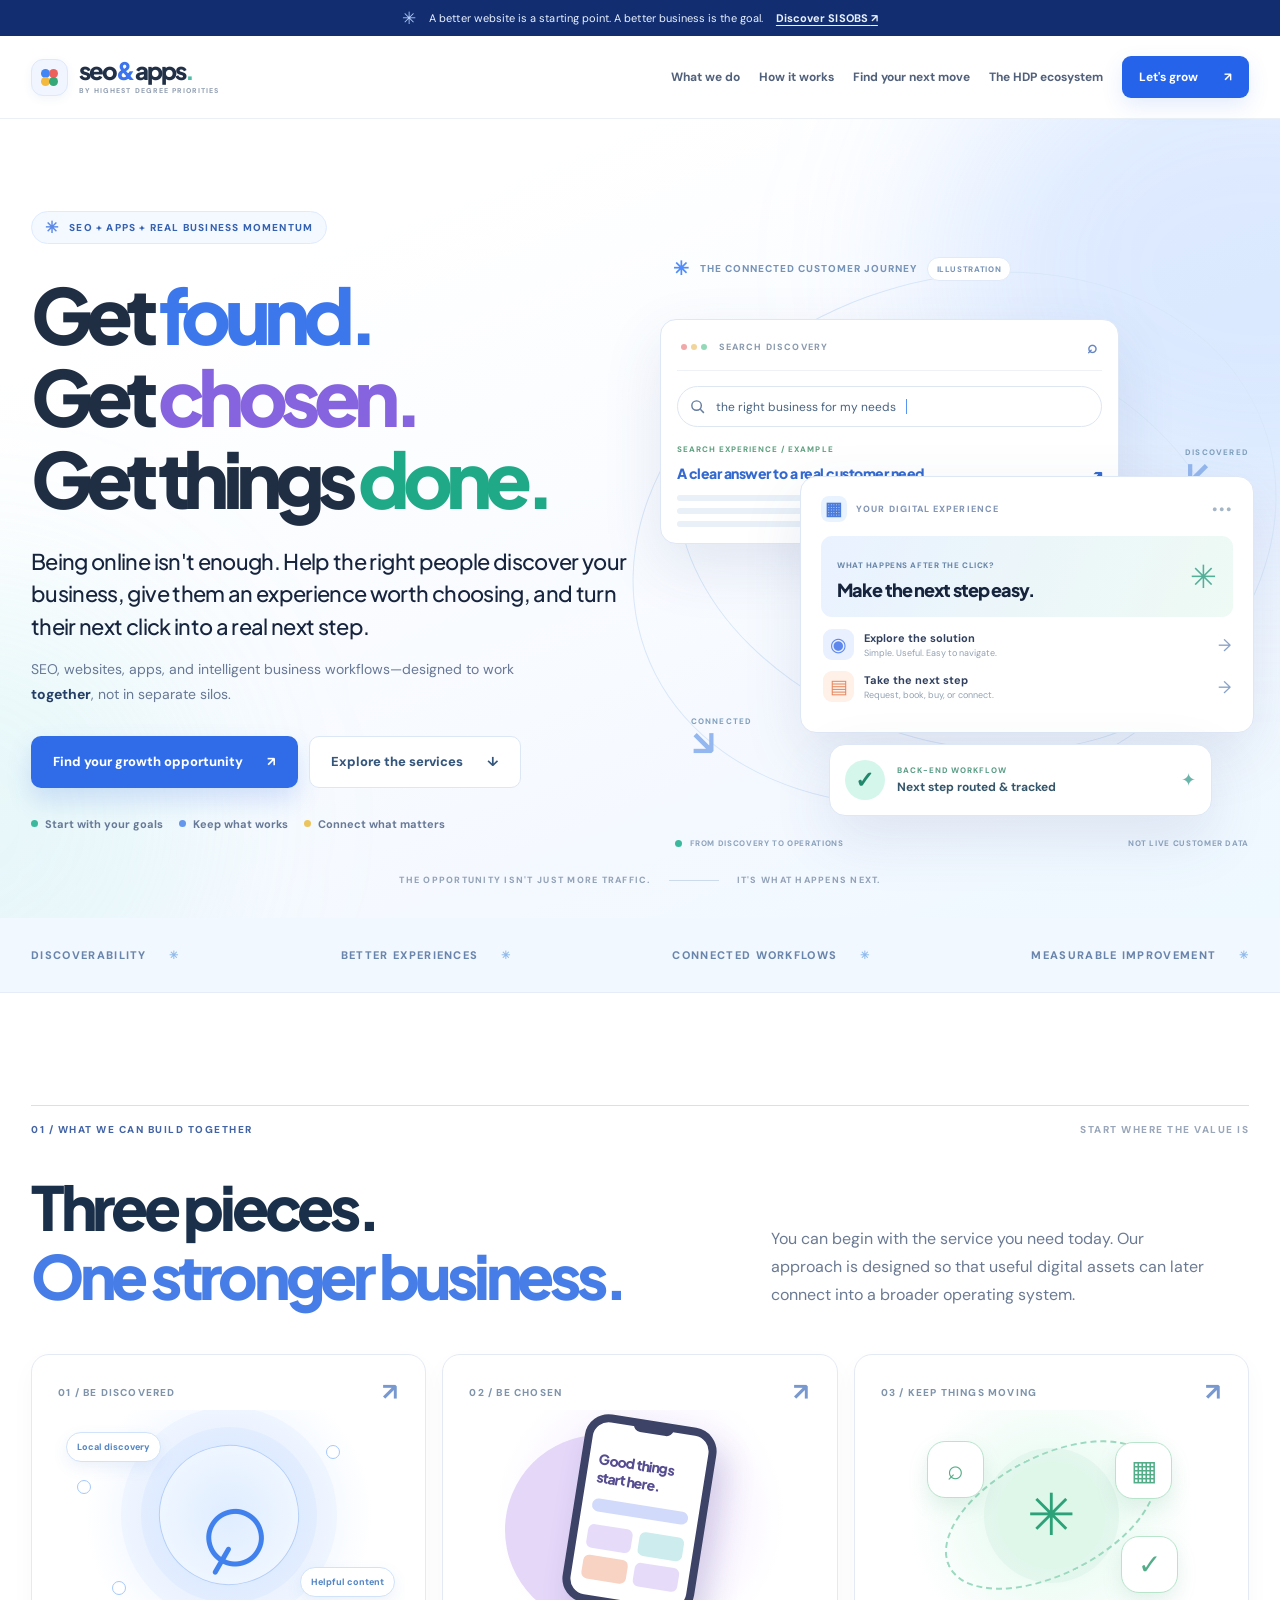
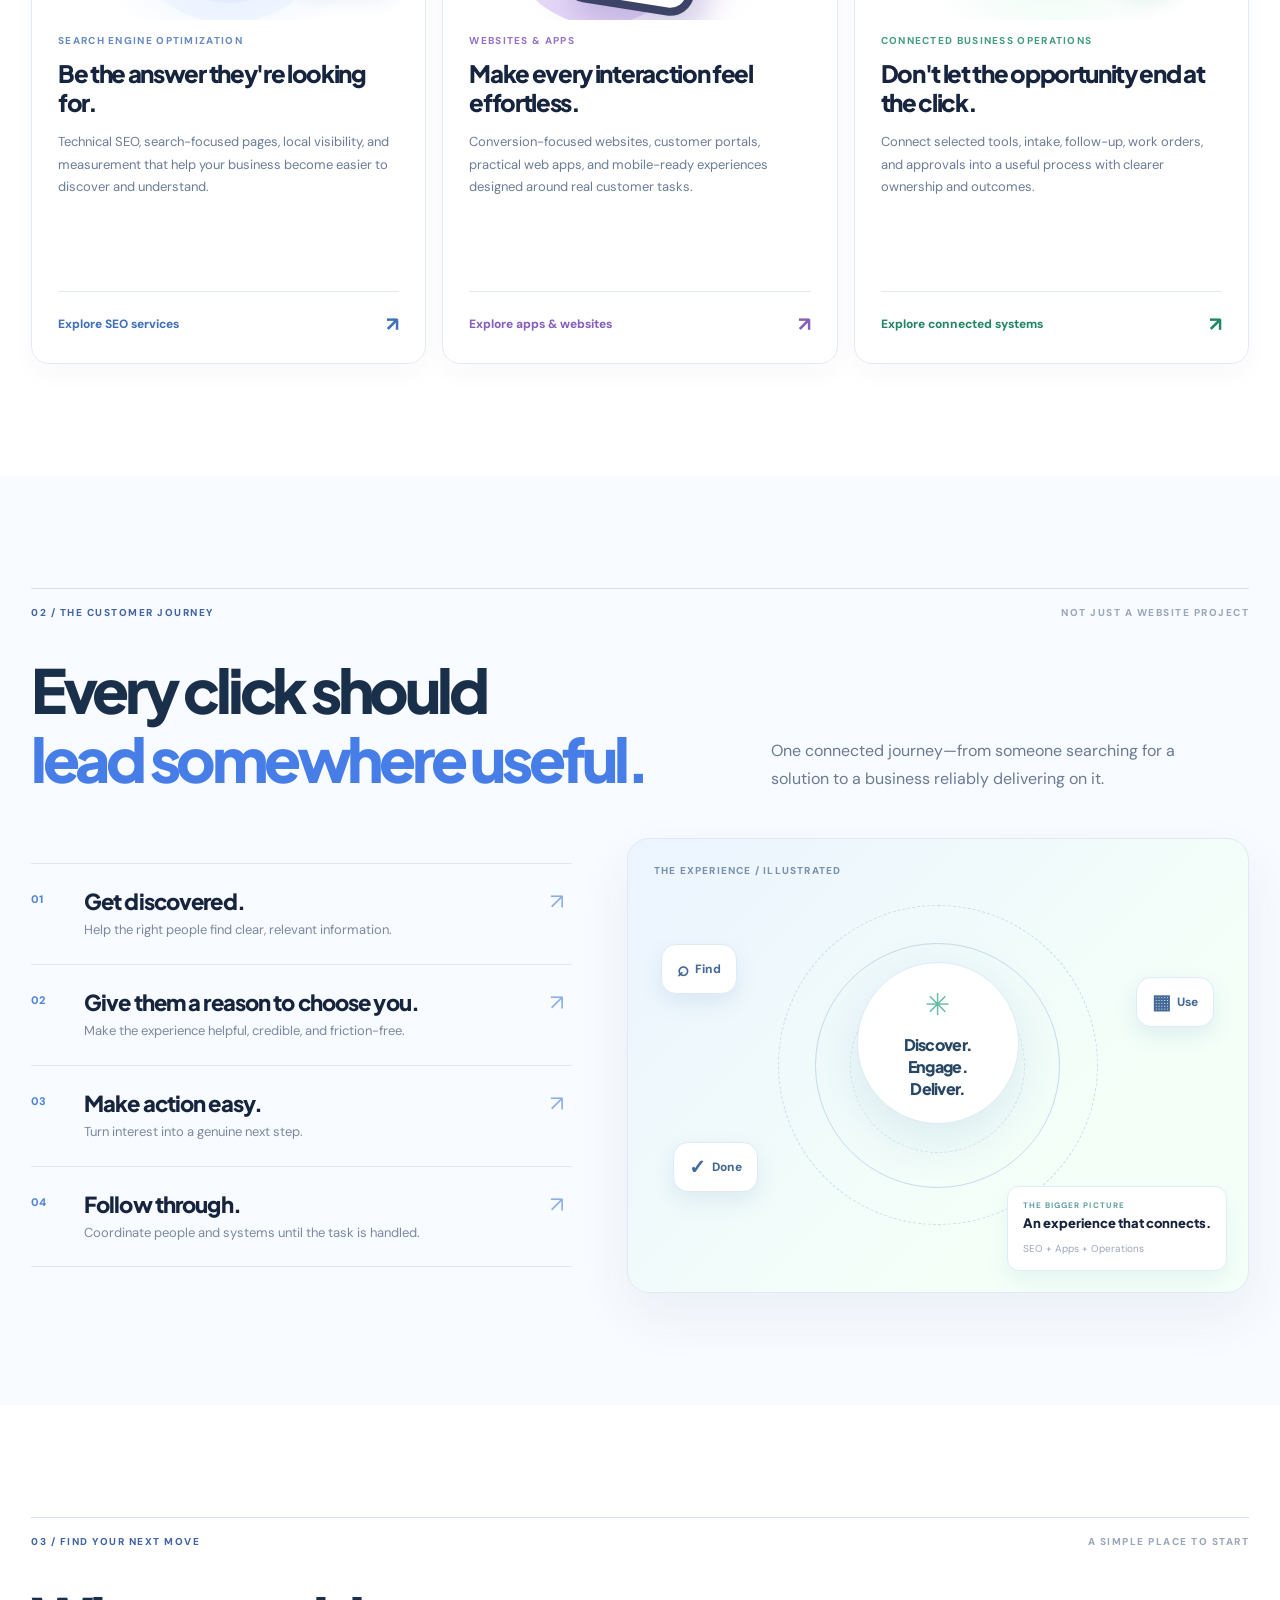
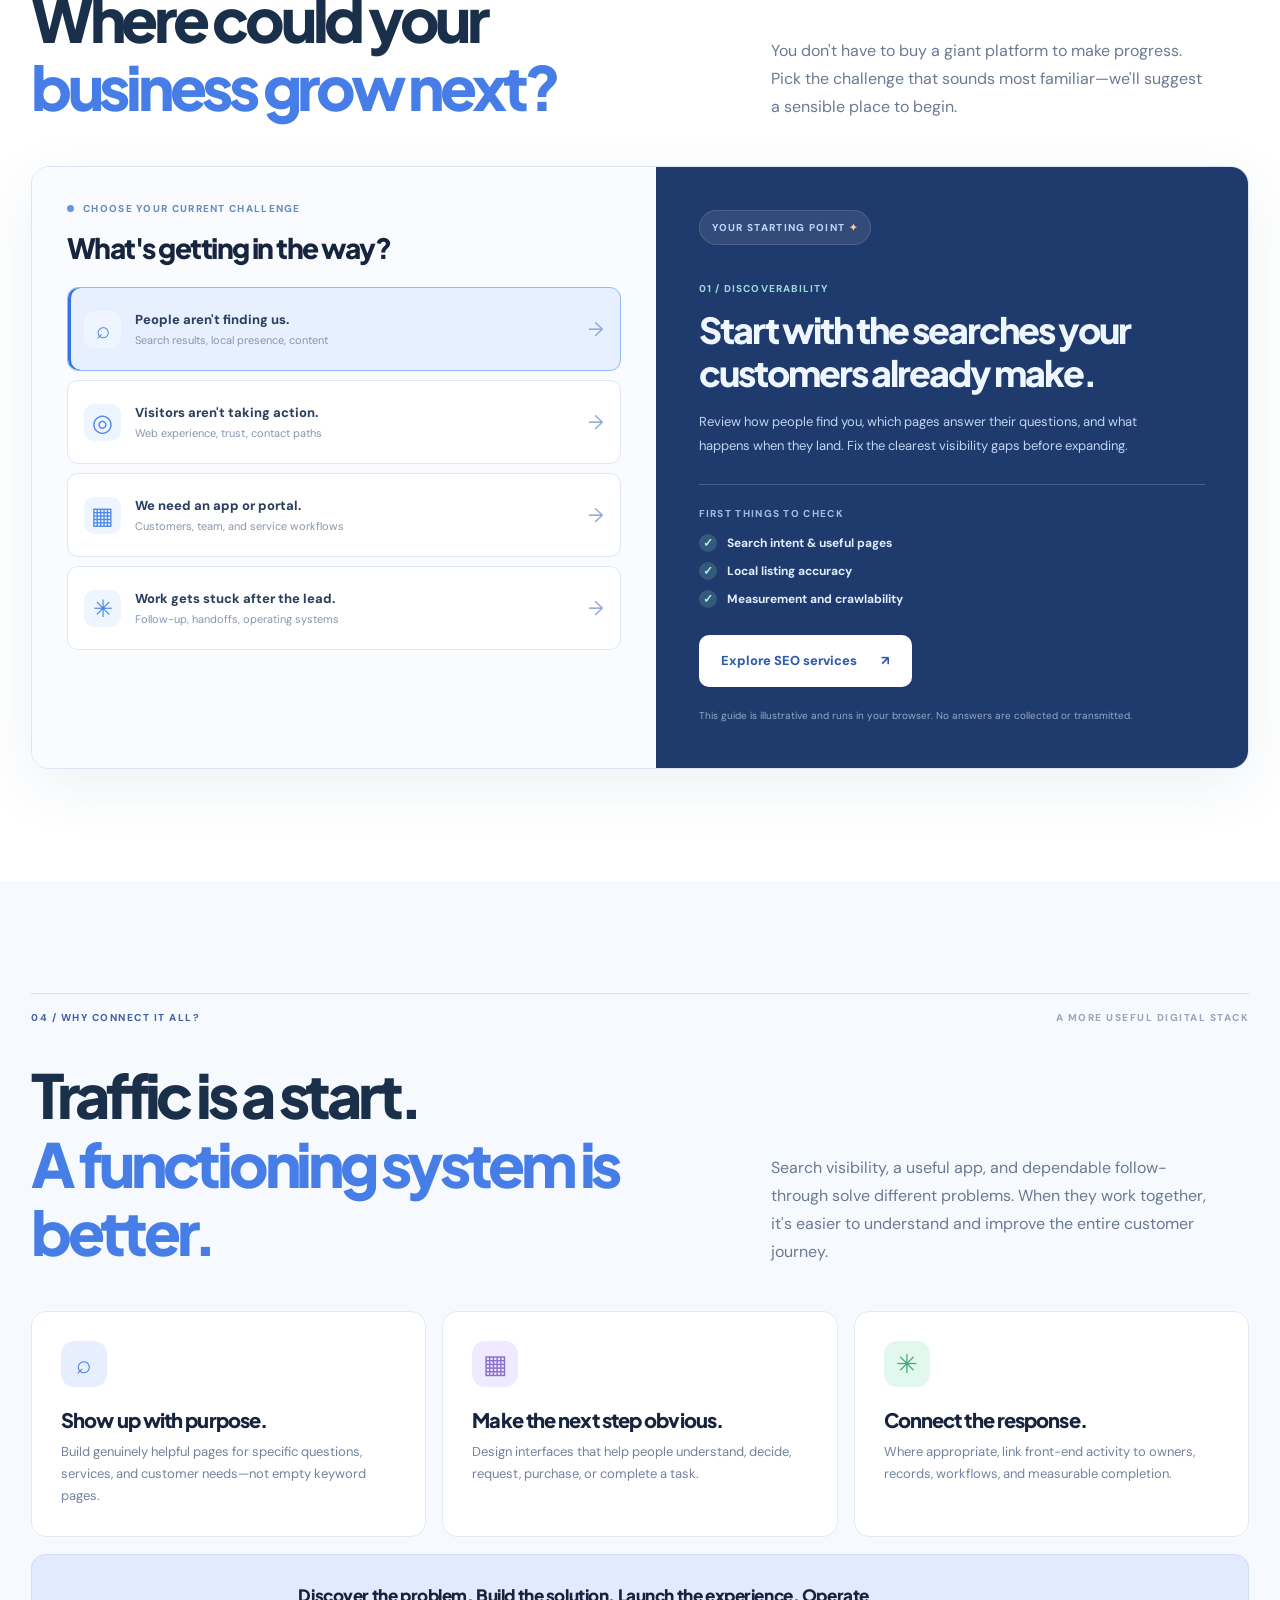
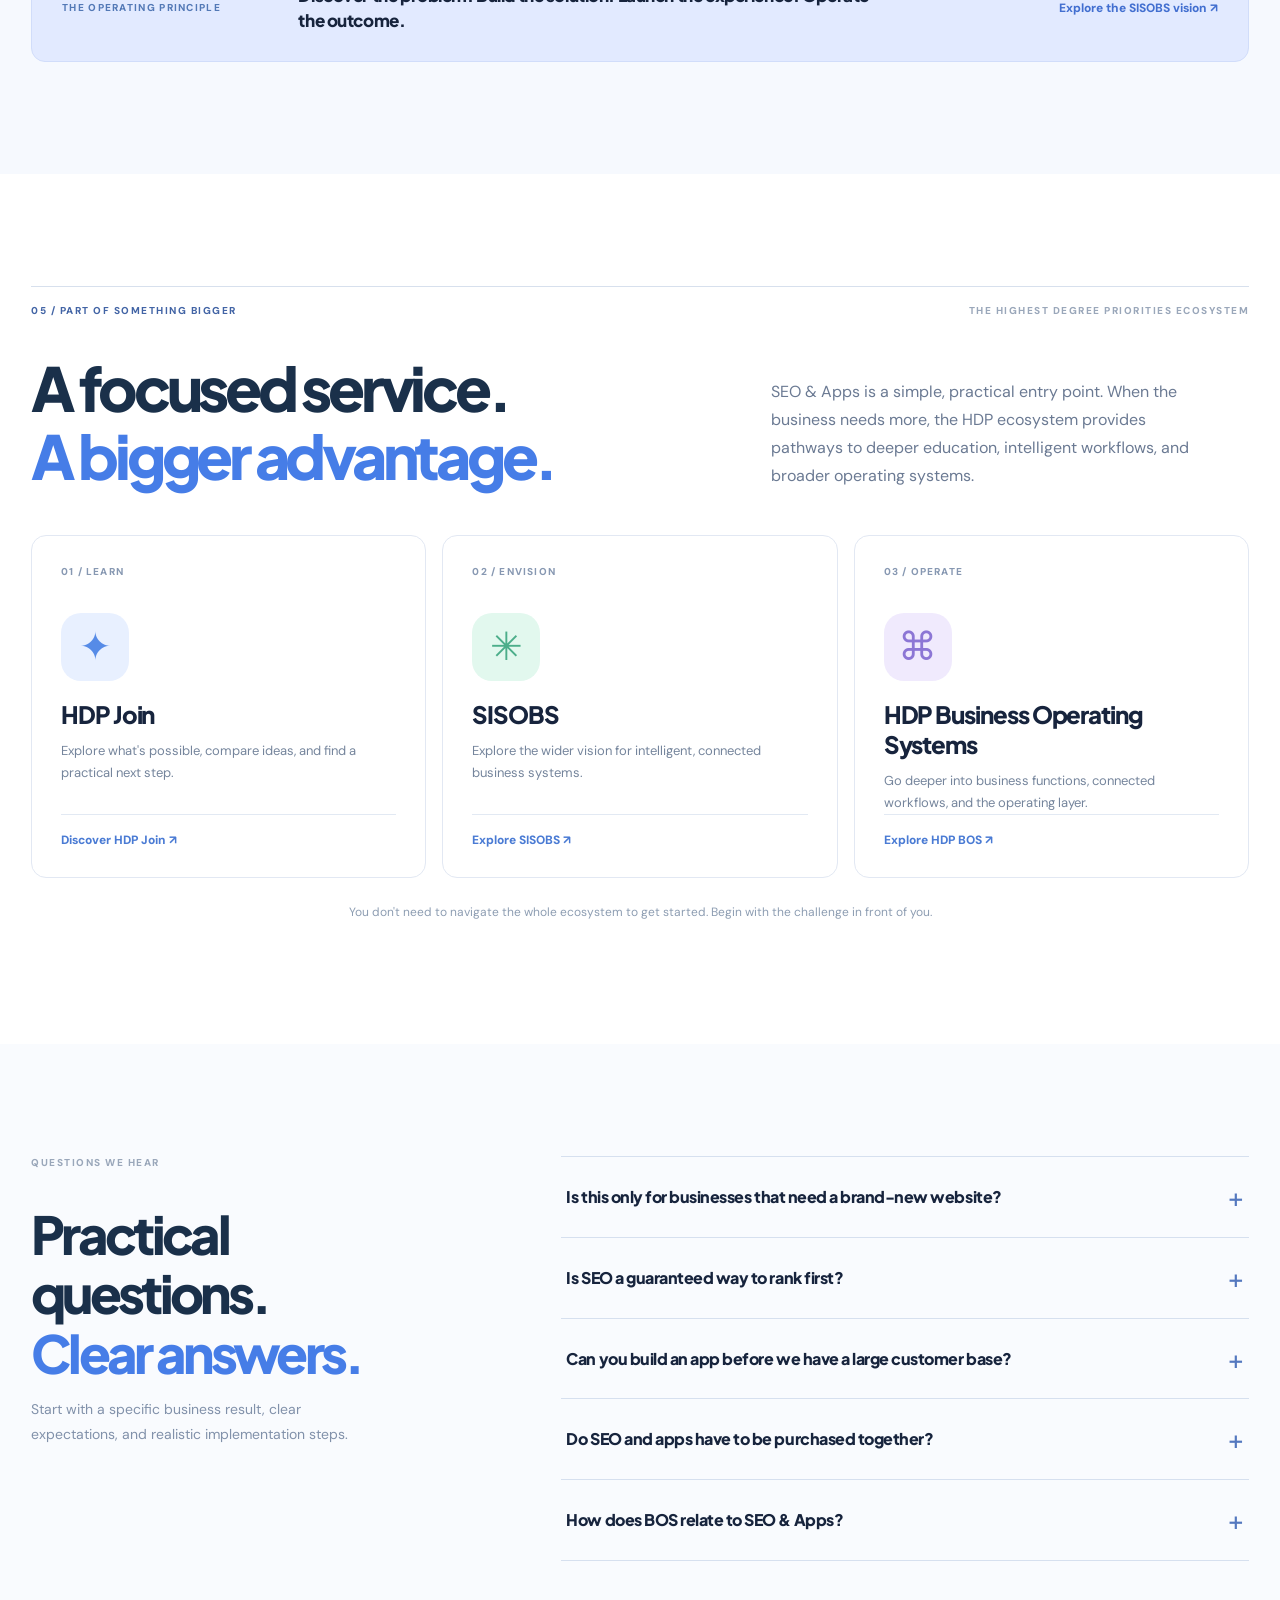
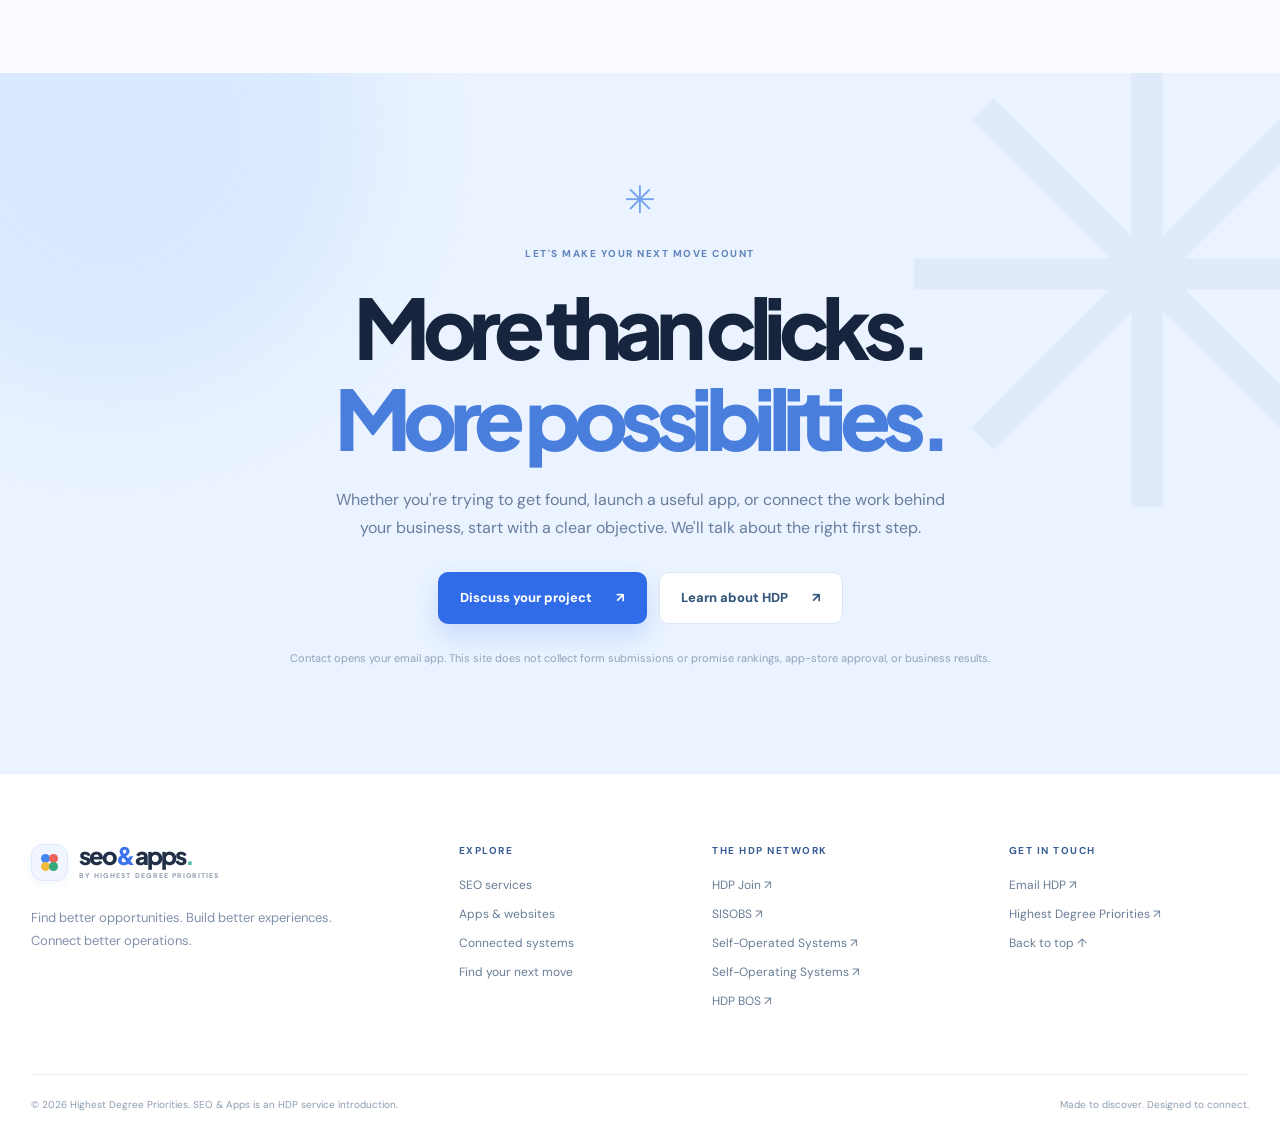
<file: index.html>
<!doctype html>
<html lang="en">
<head>
<meta charset="utf-8">
<meta name="viewport" content="width=device-width,initial-scale=1">
<meta name="color-scheme" content="light">
<meta name="theme-color" content="#f8fbff">
<title>SEO & Apps — Get Found. Get Chosen. Get Things Done. | HDP</title>
<meta name="description" content="SEO & Apps by Highest Degree Priorities helps businesses get discovered, convert interest into customers, and connect websites, apps, and operating workflows. Explore SEO, app development, and business systems.">
<meta name="robots" content="index,follow,max-image-preview:large">
<link rel="canonical" href="https://seoandapps.com/">
<meta property="og:type" content="website"><meta property="og:site_name" content="SEO & Apps by HDP">
<meta property="og:title" content="SEO & Apps — Get Found. Get Chosen. Get Things Done.">
<meta property="og:description" content="Discovery is the beginning. Build a better experience after the click—with SEO, apps, and connected business operations.">
<meta property="og:url" content="https://seoandapps.com/"><meta property="og:image" content="https://seoandapps.com/assets/social.svg">
<meta name="twitter:card" content="summary_large_image">
<link rel="icon" type="image/svg+xml" href="/assets/favicon.svg">
<link rel="preconnect" href="https://fonts.googleapis.com"><link rel="preconnect" href="https://fonts.gstatic.com" crossorigin>
<link href="https://fonts.googleapis.com/css2?family=DM+Sans:wght@400;500;600;700;800&family=Plus+Jakarta+Sans:wght@400;500;600;700;800&display=swap" rel="stylesheet">
<link rel="stylesheet" href="/assets/site.css">
<script src="/assets/site.js" defer></script>
<script type="application/ld+json">{"@context":"https://schema.org","@graph":[{"@type":"WebSite","name":"SEO & Apps","url":"https://seoandapps.com/","description":"Discover search visibility, app development, and connected operating workflows by Highest Degree Priorities.","publisher":{"@id":"https://seoandapps.com/#organization"}},{"@type":"Organization","@id":"https://seoandapps.com/#organization","name":"Highest Degree Priorities","url":"https://highestdegreepriorities.com/"},{"@type":"Service","name":"SEO & Apps","serviceType":"Search optimization, digital experiences, web apps, and operating workflow integration","provider":{"@id":"https://seoandapps.com/#organization"},"url":"https://seoandapps.com/","areaServed":{"@type":"Country","name":"United States"}}]}</script>
</head>
<body>
<a href="#main" class="skip">Skip to content</a>
<div class="announcement"><div class="shell announcement-in"><span class="announce-spark" aria-hidden="true">✳</span><span>A better website is a starting point. A better business is the goal.</span><a href="https://sisobs.com/?utm_source=seoandapps&utm_medium=referral&utm_campaign=ecosystem_intro">Discover SISOBS <span aria-hidden="true">↗</span></a></div></div>
<header class="header" id="top">
<div class="shell nav">
<a href="/" class="brand" aria-label="SEO and Apps home"><span class="brand-icon" aria-hidden="true"><i class="bdot blue"></i><i class="bdot red"></i><i class="bdot yellow"></i><i class="bdot green"></i></span><span class="brand-words">seo<span class="amp">&</span>apps<span class="brand-period">.</span><small>BY HIGHEST DEGREE PRIORITIES</small></span></a>
<button type="button" class="mobile-menu" aria-label="Open menu" aria-controls="primary-nav" aria-expanded="false" data-nav-toggle><span></span><span></span><span></span></button>
<nav class="navlinks" id="primary-nav" data-nav aria-label="Main navigation">
<a href="#what-we-do">What we do</a><a href="#journey">How it works</a><a href="#finder">Find your next move</a><a href="#ecosystem">The HDP ecosystem</a>
<a class="nav-cta" href="#contact">Let's grow <span aria-hidden="true">↗</span></a>
</nav></div></header>
<main id="main">
<section class="hero">
<div class="orb orb-blue" aria-hidden="true"></div><div class="orb orb-green" aria-hidden="true"></div>
<div class="shell hero-grid">
<div class="hero-copy">
<div class="eyebrow"><span class="eyebrow-icon">✳</span> SEO + APPS + REAL BUSINESS MOMENTUM</div>
<h1>Get <span class="blue-ink">found.</span><br>Get <span class="purple-ink">chosen.</span><br>Get things <span class="green-ink">done.</span></h1>
<p class="hero-lead">Being online isn't enough. Help the right people discover your business, give them an experience worth choosing, and turn their next click into a real next step.</p>
<p class="hero-sub">SEO, websites, apps, and intelligent business workflows—designed to work <strong>together</strong>, not in separate silos.</p>
<div class="hero-buttons"><a class="button button-blue" href="#finder">Find your growth opportunity <span aria-hidden="true">↗</span></a><a class="button button-white" href="#what-we-do">Explore the services <span aria-hidden="true">↓</span></a></div>
<div class="hero-trust"><span><i class="dot green"></i> Start with your goals</span><span><i class="dot blue"></i> Keep what works</span><span><i class="dot yellow"></i> Connect what matters</span></div>
</div>
<div class="hero-demo" aria-label="Illustration of search discovery connecting to an app and a completed customer request">
<div class="hero-halo"></div><div class="hero-halo halo-sm"></div>
<div class="visual-head"><span class="visual-icon">✳</span><span>THE CONNECTED CUSTOMER JOURNEY</span><span class="visual-head-tag">ILLUSTRATION</span></div>
<div class="search-widget">
<div class="search-top"><div class="fake-browser-dots"><i></i><i></i><i></i></div><span>SEARCH DISCOVERY</span><span class="search-top-icon">⌕</span></div>
<div class="search-box"><svg viewBox="0 0 24 24" aria-hidden="true"><circle cx="10.7" cy="10.7" r="6.7"/><path d="m16 16 5 5"/></svg><span>the right business for my needs</span><span class="search-cursor"></span></div>
<div class="result-tag">SEARCH EXPERIENCE / EXAMPLE</div>
<div class="result-title">A clear answer to a real customer need <span>↗</span></div>
<div class="result-lines"><i></i><i></i><i></i></div>
</div>
<div class="path-connector connector-a"><span>DISCOVERED</span><i aria-hidden="true">↙</i></div>
<div class="app-widget">
<div class="app-top"><span class="app-symbol">▦</span><span>YOUR DIGITAL EXPERIENCE</span><span class="app-mini-dots">•••</span></div>
<div class="app-greeting"><div><small>WHAT HAPPENS AFTER THE CLICK?</small><strong>Make the next step easy.</strong></div><span>✳</span></div>
<div class="app-row"><span class="app-row-icon blue-bg">◉</span><span><b>Explore the solution</b><small>Simple. Useful. Easy to navigate.</small></span><span class="app-row-arrow">→</span></div>
<div class="app-row"><span class="app-row-icon peach-bg">▤</span><span><b>Take the next step</b><small>Request, book, buy, or connect.</small></span><span class="app-row-arrow">→</span></div>
</div>
<div class="path-connector connector-b"><span>CONNECTED</span><i aria-hidden="true">↘</i></div>
<div class="action-widget"><span class="action-check">✓</span><span><small>BACK-END WORKFLOW</small><strong>Next step routed & tracked</strong></span><span class="action-spark">✦</span></div>
<div class="visual-foot"><span><i class="dot green"></i> FROM DISCOVERY TO OPERATIONS</span><span>NOT LIVE CUSTOMER DATA</span></div>
</div>
</div>
<div class="shell hero-foot"><span>THE OPPORTUNITY ISN'T JUST MORE TRAFFIC.</span><span class="hero-foot-line"></span><span>IT'S WHAT HAPPENS NEXT.</span></div>
</section>
<section class="proof-strip" aria-label="Service pillars"><div class="shell proof-strip-inner"><span>DISCOVERABILITY <b>✳</b></span><span>BETTER EXPERIENCES <b>✳</b></span><span>CONNECTED WORKFLOWS <b>✳</b></span><span>MEASURABLE IMPROVEMENT <b>✳</b></span></div></section>
<section class="section services" id="what-we-do">
<div class="shell">
<div class="section-label"><span>01 / WHAT WE CAN BUILD TOGETHER</span><span>START WHERE THE VALUE IS</span></div>
<div class="section-intro"><h2>Three pieces.<br><em>One stronger business.</em></h2><p>You can begin with the service you need today. Our approach is designed so that useful digital assets can later connect into a broader operating system.</p></div>
<div class="service-grid">
<a href="/seo/" class="service-card service-seo">
<div class="card-overline"><span>01 / BE DISCOVERED</span><span class="up-arrow">↗</span></div>
<div class="service-art"><div class="magnify-lens">⌕</div><div class="art-signal s1"></div><div class="art-signal s2"></div><div class="art-signal s3"></div><div class="art-bubble bubble-1">Local discovery</div><div class="art-bubble bubble-2">Helpful content</div></div>
<div class="service-text"><span class="service-kicker">SEARCH ENGINE OPTIMIZATION</span><h3>Be the answer they're looking for.</h3><p>Technical SEO, search-focused pages, local visibility, and measurement that help your business become easier to discover and understand.</p><span class="service-link">Explore SEO services <span>↗</span></span></div></a>
<a href="/apps/" class="service-card service-apps">
<div class="card-overline"><span>02 / BE CHOSEN</span><span class="up-arrow">↗</span></div>
<div class="service-art"><div class="mini-phone"><div class="mini-speaker"></div><div class="phone-welcome">Good things<br>start here.</div><div class="mini-phone-pill"></div><div class="mini-square-grid"><i></i><i></i><i></i><i></i></div></div><div class="phone-blob"></div></div>
<div class="service-text"><span class="service-kicker">WEBSITES & APPS</span><h3>Make every interaction feel effortless.</h3><p>Conversion-focused websites, customer portals, practical web apps, and mobile-ready experiences designed around real customer tasks.</p><span class="service-link">Explore apps & websites <span>↗</span></span></div></a>
<a href="/connected-systems/" class="service-card service-systems">
<div class="card-overline"><span>03 / KEEP THINGS MOVING</span><span class="up-arrow">↗</span></div>
<div class="service-art system-art"><div class="system-connector"></div><div class="system-node n1">⌕</div><div class="system-node n2">▦</div><div class="system-node n3">✓</div><div class="system-center">✳</div></div>
<div class="service-text"><span class="service-kicker">CONNECTED BUSINESS OPERATIONS</span><h3>Don't let the opportunity end at the click.</h3><p>Connect selected tools, intake, follow-up, work orders, and approvals into a useful process with clearer ownership and outcomes.</p><span class="service-link">Explore connected systems <span>↗</span></span></div></a>
</div></div></section>
<section class="section journey-section" id="journey">
<div class="shell">
<div class="section-label"><span>02 / THE CUSTOMER JOURNEY</span><span>NOT JUST A WEBSITE PROJECT</span></div>
<div class="section-intro"><h2>Every click should<br><em>lead somewhere useful.</em></h2><p>One connected journey—from someone searching for a solution to a business reliably delivering on it.</p></div>
<div class="journey-grid">
<div class="journey-list">
<div class="journey-item active" data-journey="discover"><span class="journey-count">01</span><div><h3>Get discovered.</h3><p>Help the right people find clear, relevant information.</p></div><span class="journey-symbol">↗</span></div>
<div class="journey-item" data-journey="engage"><span class="journey-count">02</span><div><h3>Give them a reason to choose you.</h3><p>Make the experience helpful, credible, and friction-free.</p></div><span class="journey-symbol">↗</span></div>
<div class="journey-item" data-journey="convert"><span class="journey-count">03</span><div><h3>Make action easy.</h3><p>Turn interest into a genuine next step.</p></div><span class="journey-symbol">↗</span></div>
<div class="journey-item" data-journey="operate"><span class="journey-count">04</span><div><h3>Follow through.</h3><p>Coordinate people and systems until the task is handled.</p></div><span class="journey-symbol">↗</span></div>
</div>
<div class="journey-graphic">
<div class="graphic-label">THE EXPERIENCE / ILLUSTRATED</div><div class="graphic-rings"><div></div><div></div><div></div></div>
<div class="graphic-center"><span>✳</span><strong>Discover.<br>Engage.<br>Deliver.</strong></div>
<div class="graphic-chip chip-one"><span>⌕</span> Find</div><div class="graphic-chip chip-two"><span>▦</span> Use</div><div class="graphic-chip chip-three"><span>✓</span> Done</div>
<div class="journey-card"><small>THE BIGGER PICTURE</small><strong>An experience that connects.</strong><span>SEO + Apps + Operations</span></div>
</div>
</div></div></section>
<section class="section finder-section" id="finder">
<div class="shell">
<div class="section-label"><span>03 / FIND YOUR NEXT MOVE</span><span>A SIMPLE PLACE TO START</span></div>
<div class="section-intro"><h2>Where could your<br><em>business grow next?</em></h2><p>You don't have to buy a giant platform to make progress. Pick the challenge that sounds most familiar—we'll suggest a sensible place to begin.</p></div>
<div class="finder-box">
<div class="finder-left"><span class="finder-overline"><i class="dot blue"></i> CHOOSE YOUR CURRENT CHALLENGE</span><h3>What's getting in the way?</h3>
<div class="finder-choices" role="group" aria-label="Choose business challenge">
<button type="button" data-goal="visibility" aria-pressed="true" class="choice active"><span class="choice-emoji">⌕</span><span><strong>People aren't finding us.</strong><small>Search results, local presence, content</small></span><span class="choice-arrow">→</span></button>
<button type="button" data-goal="conversion" aria-pressed="false" class="choice"><span class="choice-emoji">◎</span><span><strong>Visitors aren't taking action.</strong><small>Web experience, trust, contact paths</small></span><span class="choice-arrow">→</span></button>
<button type="button" data-goal="app" aria-pressed="false" class="choice"><span class="choice-emoji">▦</span><span><strong>We need an app or portal.</strong><small>Customers, team, and service workflows</small></span><span class="choice-arrow">→</span></button>
<button type="button" data-goal="followthrough" aria-pressed="false" class="choice"><span class="choice-emoji">✳</span><span><strong>Work gets stuck after the lead.</strong><small>Follow-up, handoffs, operating systems</small></span><span class="choice-arrow">→</span></button>
</div>
</div>
<div class="finder-right" aria-live="polite"><div class="recommendation-pill">YOUR STARTING POINT <span>✦</span></div><div id="rec-number" class="rec-number">01 / DISCOVERABILITY</div>
<h3 id="rec-heading">Start with the searches your customers already make.</h3><p id="rec-copy">Review how people find you, which pages answer their questions, and what happens when they land. Fix the clearest visibility gaps before expanding.</p>
<div class="rec-focus"><span>FIRST THINGS TO CHECK</span><div id="rec-checks"><div>Search intent & useful pages</div><div>Local listing accuracy</div><div>Measurement and crawlability</div></div></div>
<a id="rec-link" href="/seo/" class="button button-dark">Explore SEO services <span aria-hidden="true">↗</span></a><p class="finder-note">This guide is illustrative and runs in your browser. No answers are collected or transmitted.</p>
</div></div></div></section>
<section class="section value-section"><div class="shell">
<div class="section-label"><span>04 / WHY CONNECT IT ALL?</span><span>A MORE USEFUL DIGITAL STACK</span></div>
<div class="section-intro"><h2>Traffic is a start.<br><em>A functioning system is better.</em></h2><p>Search visibility, a useful app, and dependable follow-through solve different problems. When they work together, it's easier to understand and improve the entire customer journey.</p></div>
<div class="value-grid"><article><span class="value-icon vi-blue">⌕</span><h3>Show up with purpose.</h3><p>Build genuinely helpful pages for specific questions, services, and customer needs—not empty keyword pages.</p></article><article><span class="value-icon vi-purple">▦</span><h3>Make the next step obvious.</h3><p>Design interfaces that help people understand, decide, request, purchase, or complete a task.</p></article><article><span class="value-icon vi-green">✳</span><h3>Connect the response.</h3><p>Where appropriate, link front-end activity to owners, records, workflows, and measurable completion.</p></article></div>
<div class="value-statement"><span>THE OPERATING PRINCIPLE</span><strong>Discover the problem. Build the solution. Launch the experience. Operate the outcome.</strong><a href="https://sisobs.com/?utm_source=seoandapps&utm_medium=referral&utm_campaign=operating_principle">Explore the SISOBS vision <span aria-hidden="true">↗</span></a></div>
</div></section>
<section class="section ecosystem-section" id="ecosystem"><div class="shell">
<div class="section-label"><span>05 / PART OF SOMETHING BIGGER</span><span>THE HIGHEST DEGREE PRIORITIES ECOSYSTEM</span></div>
<div class="section-intro"><h2>A focused service.<br><em>A bigger advantage.</em></h2><p>SEO & Apps is a simple, practical entry point. When the business needs more, the HDP ecosystem provides pathways to deeper education, intelligent workflows, and broader operating systems.</p></div>
<div class="ecosystem-layout">
<a href="https://hdpjoin.com/?utm_source=seoandapps&utm_medium=referral&utm_campaign=ecosystem" class="eco-card"><span class="eco-index">01 / LEARN</span><span class="eco-symbol blue-sym">✦</span><h3>HDP Join</h3><p>Explore what's possible, compare ideas, and find a practical next step.</p><span class="eco-link">Discover HDP Join ↗</span></a>
<a href="https://sisobs.com/?utm_source=seoandapps&utm_medium=referral&utm_campaign=ecosystem" class="eco-card"><span class="eco-index">02 / ENVISION</span><span class="eco-symbol green-sym">✳</span><h3>SISOBS</h3><p>Explore the wider vision for intelligent, connected business systems.</p><span class="eco-link">Explore SISOBS ↗</span></a>
<a href="https://bos.highestdegreepriorities.com/?utm_source=seoandapps&utm_medium=referral&utm_campaign=ecosystem" class="eco-card"><span class="eco-index">03 / OPERATE</span><span class="eco-symbol purple-sym">⌘</span><h3>HDP Business Operating Systems</h3><p>Go deeper into business functions, connected workflows, and the operating layer.</p><span class="eco-link">Explore HDP BOS ↗</span></a></div>
<p class="ecosystem-note">You don't need to navigate the whole ecosystem to get started. Begin with the challenge in front of you.</p>
</div></section>
<section class="section faq-section" id="faq"><div class="shell faq-grid">
<div><div class="section-label label-simple"><span>QUESTIONS WE HEAR</span></div><h2>Practical questions.<br><em>Clear answers.</em></h2><p>Start with a specific business result, clear expectations, and realistic implementation steps.</p></div>
<div class="faq-list">
<details><summary>Is this only for businesses that need a brand-new website?</summary><p>No. Sometimes the right first step is improving an existing site, strengthening its search visibility, clarifying a contact path, or connecting a process you already use.</p></details>
<details><summary>Is SEO a guaranteed way to rank first?</summary><p>No. Rankings and traffic depend on many factors, including competition and search engine changes. Good SEO improves technical quality, clarity, relevance, and measurement—but cannot guarantee positions or revenue.</p></details>
<details><summary>Can you build an app before we have a large customer base?</summary><p>Yes, provided the app solves a real problem. A small pilot or responsive web app can help validate demand before taking on native app-store requirements or extensive maintenance.</p></details>
<details><summary>Do SEO and apps have to be purchased together?</summary><p>No. They are separate starting points. Integration can be considered when it solves a useful, measurable business problem.</p></details>
<details><summary>How does BOS relate to SEO & Apps?</summary><p>SEO helps prospects discover a business; apps help customers and teams interact with it. A Business Operating System can coordinate selected next steps—such as handling inquiries or work orders—within defined permissions and human oversight.</p></details>
</div></div></section>
<section class="closing" id="contact"><div class="shell closing-inner"><div class="closing-spark">✳</div><span>LET'S MAKE YOUR NEXT MOVE COUNT</span><h2>More than clicks.<br><em>More possibilities.</em></h2><p>Whether you're trying to get found, launch a useful app, or connect the work behind your business, start with a clear objective. We'll talk about the right first step.</p>
<div class="closing-actions"><a class="button button-blue" href="mailto:highestdegreepriorities@gmail.com?subject=SEO%20%26%20Apps%20%E2%80%94%20Project%20Inquiry&body=Hello%20HDP%2C%0A%0AI%27m%20interested%20in%20SEO%2C%20apps%2C%20or%20business%20workflow%20improvement.%0A%0AMy%20business%20goal%20is%3A%0A%0AWhat%20we%20currently%20have%3A%0A%0A">Discuss your project <span aria-hidden="true">↗</span></a><a class="button button-white" href="https://hdpjoin.com/?utm_source=seoandapps&utm_medium=referral&utm_campaign=closing">Learn about HDP <span aria-hidden="true">↗</span></a></div>
<small>Contact opens your email app. This site does not collect form submissions or promise rankings, app-store approval, or business results.</small>
</div></section>
</main>
<footer class="footer"><div class="shell">
<div class="footer-grid"><div class="footer-about"><a href="/" class="brand"><span class="brand-icon" aria-hidden="true"><i class="bdot blue"></i><i class="bdot red"></i><i class="bdot yellow"></i><i class="bdot green"></i></span><span class="brand-words">seo<span class="amp">&</span>apps<span class="brand-period">.</span><small>BY HIGHEST DEGREE PRIORITIES</small></span></a><p>Find better opportunities. Build better experiences. Connect better operations.</p></div>
<div class="footer-nav"><b>EXPLORE</b><a href="/seo/">SEO services</a><a href="/apps/">Apps & websites</a><a href="/connected-systems/">Connected systems</a><a href="#finder">Find your next move</a></div>
<div class="footer-nav"><b>THE HDP NETWORK</b><a href="https://hdpjoin.com/">HDP Join ↗</a><a href="https://sisobs.com/">SISOBS ↗</a><a href="https://selfoperatedbusinesssystems.com/">Self-Operated Systems ↗</a><a href="https://selfoperatingbusinesssystems.com/">Self-Operating Systems ↗</a><a href="https://bos.highestdegreepriorities.com/">HDP BOS ↗</a></div>
<div class="footer-nav"><b>GET IN TOUCH</b><a href="mailto:highestdegreepriorities@gmail.com">Email HDP ↗</a><a href="https://highestdegreepriorities.com/">Highest Degree Priorities ↗</a><a href="#top">Back to top ↑</a></div></div>
<div class="footer-bottom"><span>© <span data-year>2026</span> Highest Degree Priorities. SEO & Apps is an HDP service introduction.</span><span>Made to discover. Designed to connect.</span></div></div></footer>
</body></html>
</file>
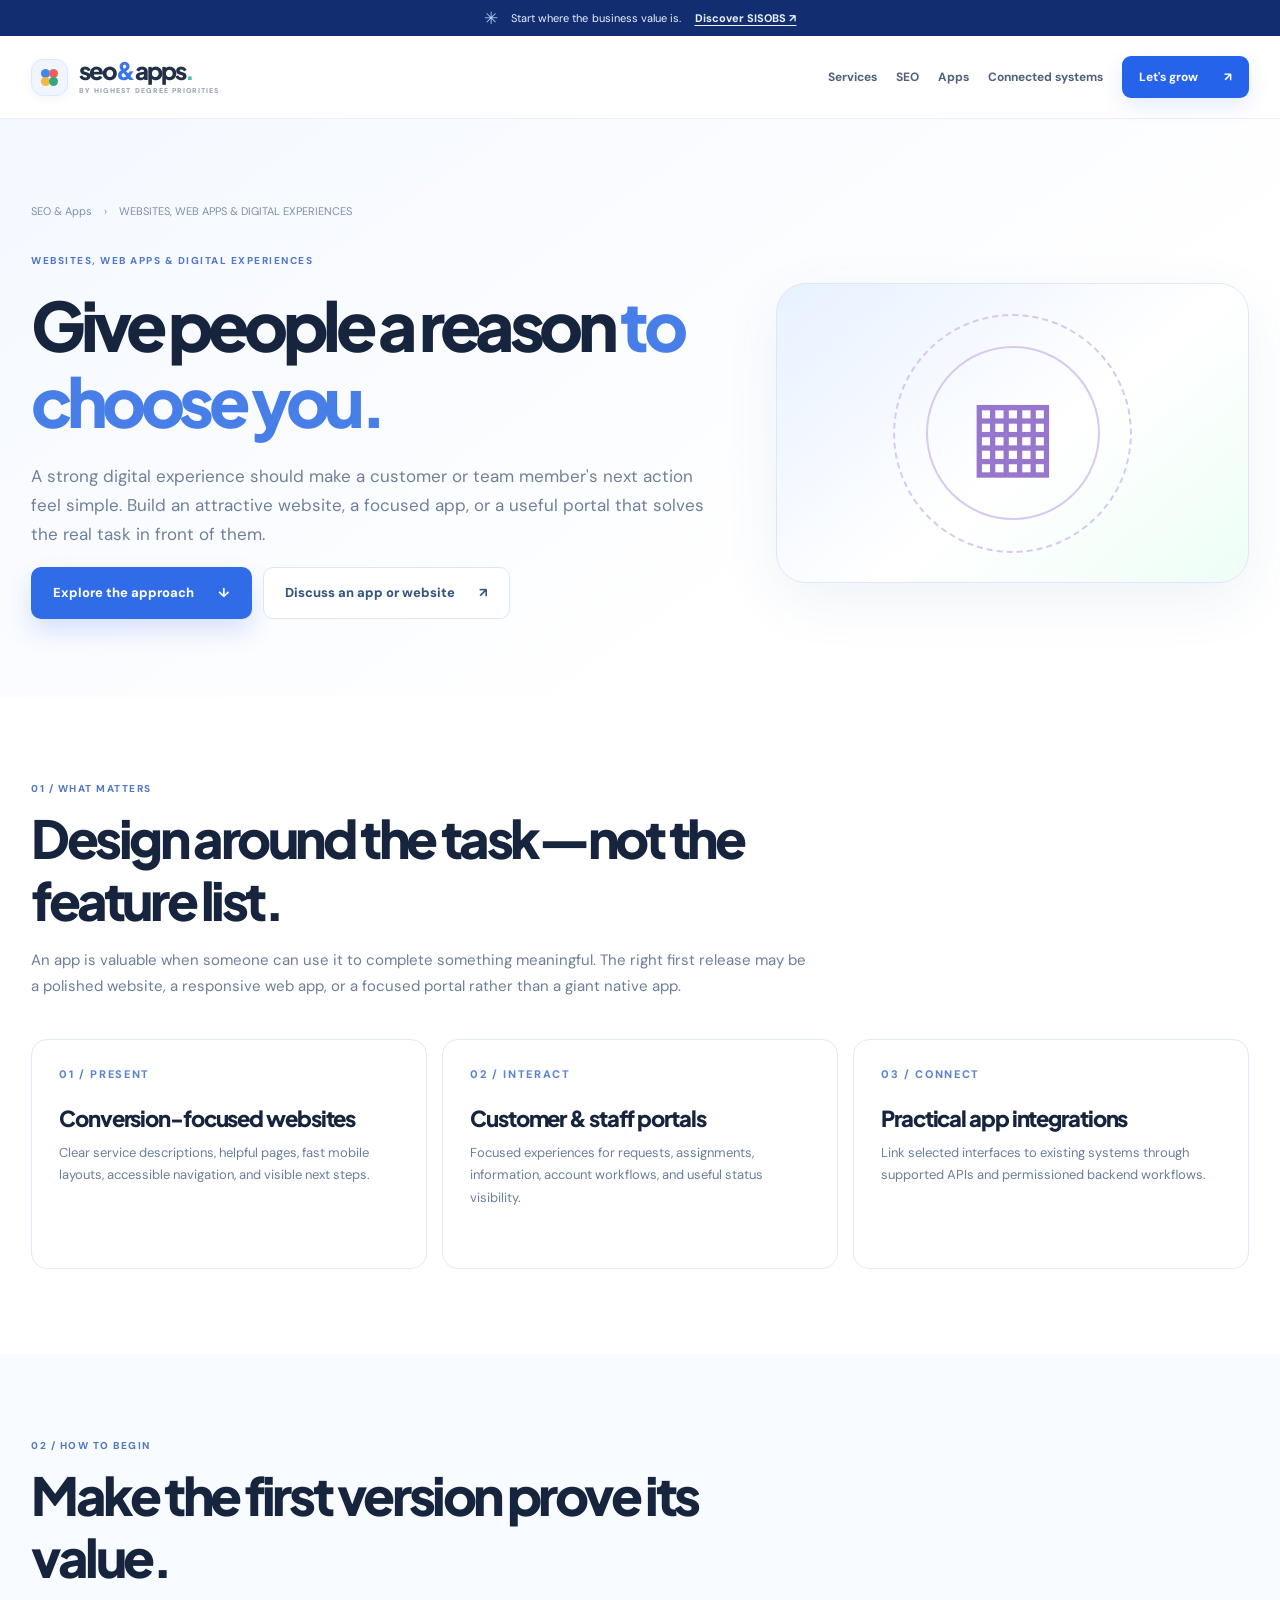
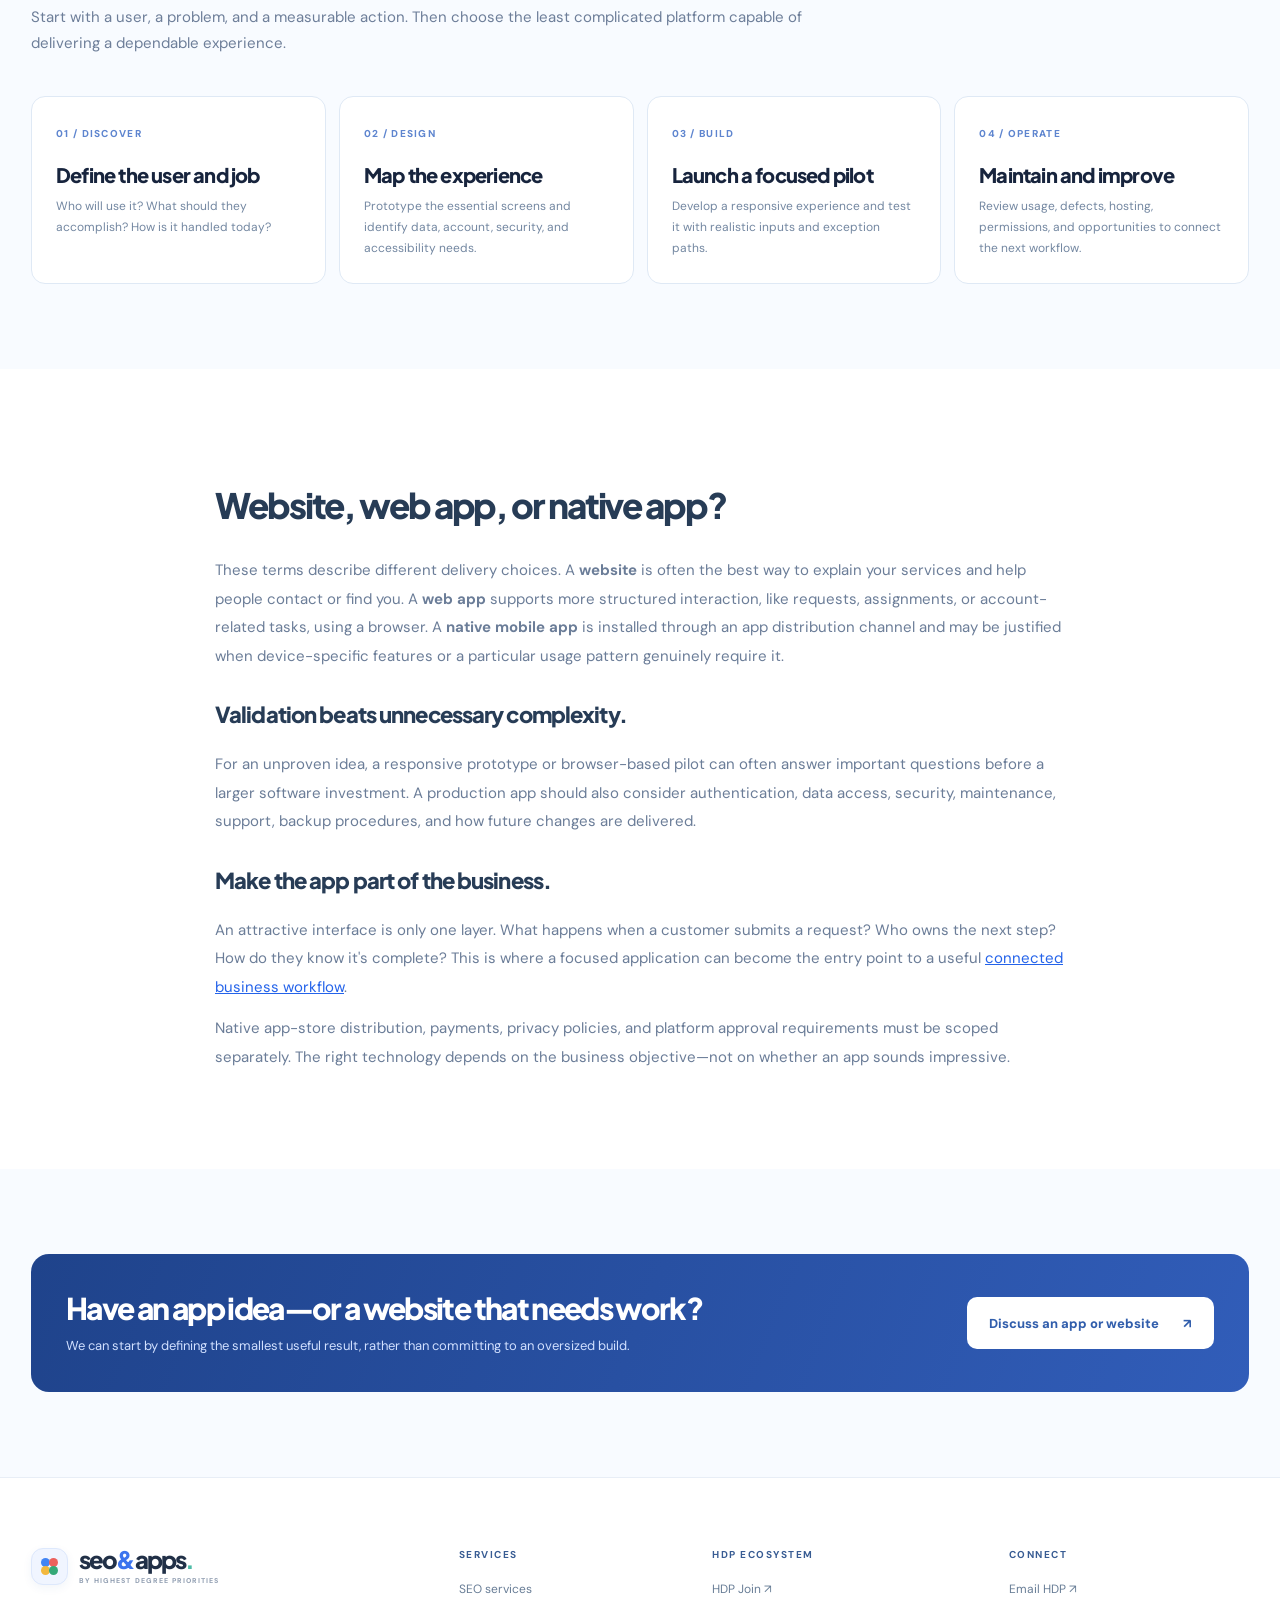
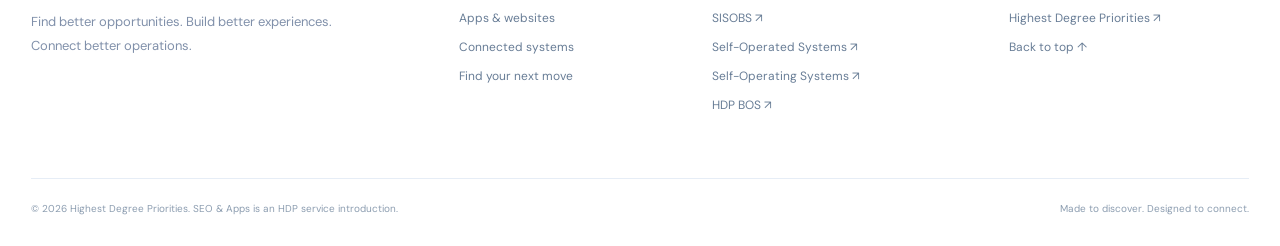
<file: apps/index.html>
<!doctype html><html lang="en"><head><meta charset="utf-8"><meta name="viewport" content="width=device-width,initial-scale=1"><meta name="color-scheme" content="light"><meta name="theme-color" content="#f8fbff"><title>Websites, Web Apps & Customer Portals | SEO & Apps by HDP</title><meta name="description" content="Explore practical website design, mobile-friendly web apps, customer portals, and workflow-based app development through Highest Degree Priorities. Start small, validate usefulness, and connect the experience to your business."><meta name="robots" content="index,follow,max-image-preview:large"><link rel="canonical" href="https://seoandapps.com/apps/"><meta property="og:type" content="website"><meta property="og:site_name" content="SEO & Apps by HDP"><meta property="og:title" content="Websites, Web Apps & Customer Portals | SEO & Apps by HDP"><meta property="og:description" content="Explore practical website design, mobile-friendly web apps, customer portals, and workflow-based app development through Highest Degree Priorities. Start small, validate usefulness, and connect the experience to your business."><meta property="og:url" content="https://seoandapps.com/apps/"><meta property="og:image" content="https://seoandapps.com/assets/social.svg"><meta name="twitter:card" content="summary_large_image"><link rel="icon" type="image/svg+xml" href="/assets/favicon.svg"><link rel="preconnect" href="https://fonts.googleapis.com"><link rel="preconnect" href="https://fonts.gstatic.com" crossorigin><link href="https://fonts.googleapis.com/css2?family=DM+Sans:wght@400;500;600;700;800&family=Plus+Jakarta+Sans:wght@400;500;600;700;800&display=swap" rel="stylesheet"><link rel="stylesheet" href="/assets/site.css"><script src="/assets/site.js" defer></script><script type="application/ld+json">{"@context":"https://schema.org","@graph":[{"@type":"WebPage","name":"Websites, Web Apps & Customer Portals | SEO & Apps by HDP","url":"https://seoandapps.com/apps/","description":"Explore practical website design, mobile-friendly web apps, customer portals, and workflow-based app development through Highest Degree Priorities. Start small, validate usefulness, and connect the experience to your business."},{"@type":"BreadcrumbList","itemListElement":[{"@type":"ListItem","position":1,"name":"SEO & Apps","item":"https://seoandapps.com/"},{"@type":"ListItem","position":2,"name":"apps","item":"https://seoandapps.com/apps/"}]},{"@type":"Organization","name":"Highest Degree Priorities","url":"https://highestdegreepriorities.com/"}]}</script></head><body><a href="#main" class="skip">Skip to content</a><div class="announcement"><div class="shell announcement-in"><span class="announce-spark">✳</span><span>Start where the business value is.</span><a href="https://sisobs.com/?utm_source=seoandapps&utm_medium=referral&utm_campaign=service_pages">Discover SISOBS ↗</a></div></div><header class="header" id="top"><div class="shell nav"><a href="/" class="brand" aria-label="SEO and Apps home"><span class="brand-icon" aria-hidden="true"><i class="bdot blue"></i><i class="bdot red"></i><i class="bdot yellow"></i><i class="bdot green"></i></span><span class="brand-words">seo<span class="amp">&</span>apps<span class="brand-period">.</span><small>BY HIGHEST DEGREE PRIORITIES</small></span></a><button type="button" class="mobile-menu" aria-label="Open menu" aria-controls="primary-nav" aria-expanded="false" data-nav-toggle><span></span><span></span><span></span></button><nav class="navlinks" id="primary-nav" data-nav aria-label="Main navigation"><a href="/#what-we-do">Services</a><a href="/seo/">SEO</a><a href="/apps/">Apps</a><a href="/connected-systems/">Connected systems</a><a class="nav-cta" href="/#contact">Let's grow <span aria-hidden="true">↗</span></a></nav></div></header><main id="main"><section class="sub-hero"><div class="shell"><div class="sub-breadcrumb"><a href="/">SEO & Apps</a><span>›</span><span>WEBSITES, WEB APPS & DIGITAL EXPERIENCES</span></div><div class="sub-grid"><div><span class="sub-kicker">WEBSITES, WEB APPS & DIGITAL EXPERIENCES</span><h1>Give people a reason <em>to choose you.</em></h1><p>A strong digital experience should make a customer or team member's next action feel simple. Build an attractive website, a focused app, or a useful portal that solves the real task in front of them.</p><div class="hero-buttons"><a href="#details" class="button button-blue">Explore the approach <span aria-hidden="true">↓</span></a><a href="#contact" class="button button-white">Discuss an app or website <span aria-hidden="true">↗</span></a></div></div><div class="sub-graphic sub-graphic-app" aria-label="Abstract illustration of apps capabilities"><div class="sub-glyph">▦</div></div></div></div></section>
<section class="detail-section" id="details"><div class="shell"><div class="detail-header"><span class="sub-kicker">01 / WHAT MATTERS</span><h2>Design around the task—not the feature list.</h2><p>An app is valuable when someone can use it to complete something meaningful. The right first release may be a polished website, a responsive web app, or a focused portal rather than a giant native app.</p></div><div class="detail-cards"><article class="detail-card"><span>01 / PRESENT</span><h3>Conversion-focused websites</h3><p>Clear service descriptions, helpful pages, fast mobile layouts, accessible navigation, and visible next steps.</p></article><article class="detail-card"><span>02 / INTERACT</span><h3>Customer & staff portals</h3><p>Focused experiences for requests, assignments, information, account workflows, and useful status visibility.</p></article><article class="detail-card"><span>03 / CONNECT</span><h3>Practical app integrations</h3><p>Link selected interfaces to existing systems through supported APIs and permissioned backend workflows.</p></article></div></div></section>
<section class="detail-section alt" id="method"><div class="shell"><div class="detail-header"><span class="sub-kicker">02 / HOW TO BEGIN</span><h2>Make the first version prove its value.</h2><p>Start with a user, a problem, and a measurable action. Then choose the least complicated platform capable of delivering a dependable experience.</p></div><div class="detail-flow"><article class="detail-stage"><span>01 / DISCOVER</span><h3>Define the user and job</h3><p>Who will use it? What should they accomplish? How is it handled today?</p></article><article class="detail-stage"><span>02 / DESIGN</span><h3>Map the experience</h3><p>Prototype the essential screens and identify data, account, security, and accessibility needs.</p></article><article class="detail-stage"><span>03 / BUILD</span><h3>Launch a focused pilot</h3><p>Develop a responsive experience and test it with realistic inputs and exception paths.</p></article><article class="detail-stage"><span>04 / OPERATE</span><h3>Maintain and improve</h3><p>Review usage, defects, hosting, permissions, and opportunities to connect the next workflow.</p></article></div></div></section>
<section class="detail-section"><div class="shell detail-text"><h2>Website, web app, or native app?</h2><p>These terms describe different delivery choices. A <strong>website</strong> is often the best way to explain your services and help people contact or find you. A <strong>web app</strong> supports more structured interaction, like requests, assignments, or account-related tasks, using a browser. A <strong>native mobile app</strong> is installed through an app distribution channel and may be justified when device-specific features or a particular usage pattern genuinely require it.</p>
<h3>Validation beats unnecessary complexity.</h3>
<p>For an unproven idea, a responsive prototype or browser-based pilot can often answer important questions before a larger software investment. A production app should also consider authentication, data access, security, maintenance, support, backup procedures, and how future changes are delivered.</p>
<h3>Make the app part of the business.</h3>
<p>An attractive interface is only one layer. What happens when a customer submits a request? Who owns the next step? How do they know it's complete? This is where a focused application can become the entry point to a useful <a href="/connected-systems/">connected business workflow</a>.</p>
<p>Native app-store distribution, payments, privacy policies, and platform approval requirements must be scoped separately. The right technology depends on the business objective—not on whether an app sounds impressive.</p></div></section>
<section class="detail-section alt" id="contact"><div class="shell"><div class="detail-band"><div><h2>Have an app idea—or a website that needs work?</h2><p>We can start by defining the smallest useful result, rather than committing to an oversized build.</p></div><a class="button" href="mailto:highestdegreepriorities@gmail.com?subject=SEO%20%26%20Apps%20%E2%80%94%20apps%20Inquiry&body=Hello%20HDP%2C%0A%0AThe%20business%20outcome%20I%27d%20like%20to%20improve%20is%3A%0A%0A">Discuss an app or website <span aria-hidden="true">↗</span></a></div></div></section>
</main><footer class="footer"><div class="shell"><div class="footer-grid"><div class="footer-about"><a href="/" class="brand"><span class="brand-icon" aria-hidden="true"><i class="bdot blue"></i><i class="bdot red"></i><i class="bdot yellow"></i><i class="bdot green"></i></span><span class="brand-words">seo<span class="amp">&</span>apps<span class="brand-period">.</span><small>BY HIGHEST DEGREE PRIORITIES</small></span></a><p>Find better opportunities. Build better experiences. Connect better operations.</p></div><div class="footer-nav"><b>SERVICES</b><a href="/seo/">SEO services</a><a href="/apps/">Apps & websites</a><a href="/connected-systems/">Connected systems</a><a href="/#finder">Find your next move</a></div><div class="footer-nav"><b>HDP ECOSYSTEM</b><a href="https://hdpjoin.com/">HDP Join ↗</a><a href="https://sisobs.com/">SISOBS ↗</a><a href="https://selfoperatedbusinesssystems.com/">Self-Operated Systems ↗</a><a href="https://selfoperatingbusinesssystems.com/">Self-Operating Systems ↗</a><a href="https://bos.highestdegreepriorities.com/">HDP BOS ↗</a></div><div class="footer-nav"><b>CONNECT</b><a href="mailto:highestdegreepriorities@gmail.com">Email HDP ↗</a><a href="https://highestdegreepriorities.com/">Highest Degree Priorities ↗</a><a href="#top">Back to top ↑</a></div></div><div class="footer-bottom"><span>© <span data-year>2026</span> Highest Degree Priorities. SEO & Apps is an HDP service introduction.</span><span>Made to discover. Designed to connect.</span></div></div></footer></body></html>
</file>
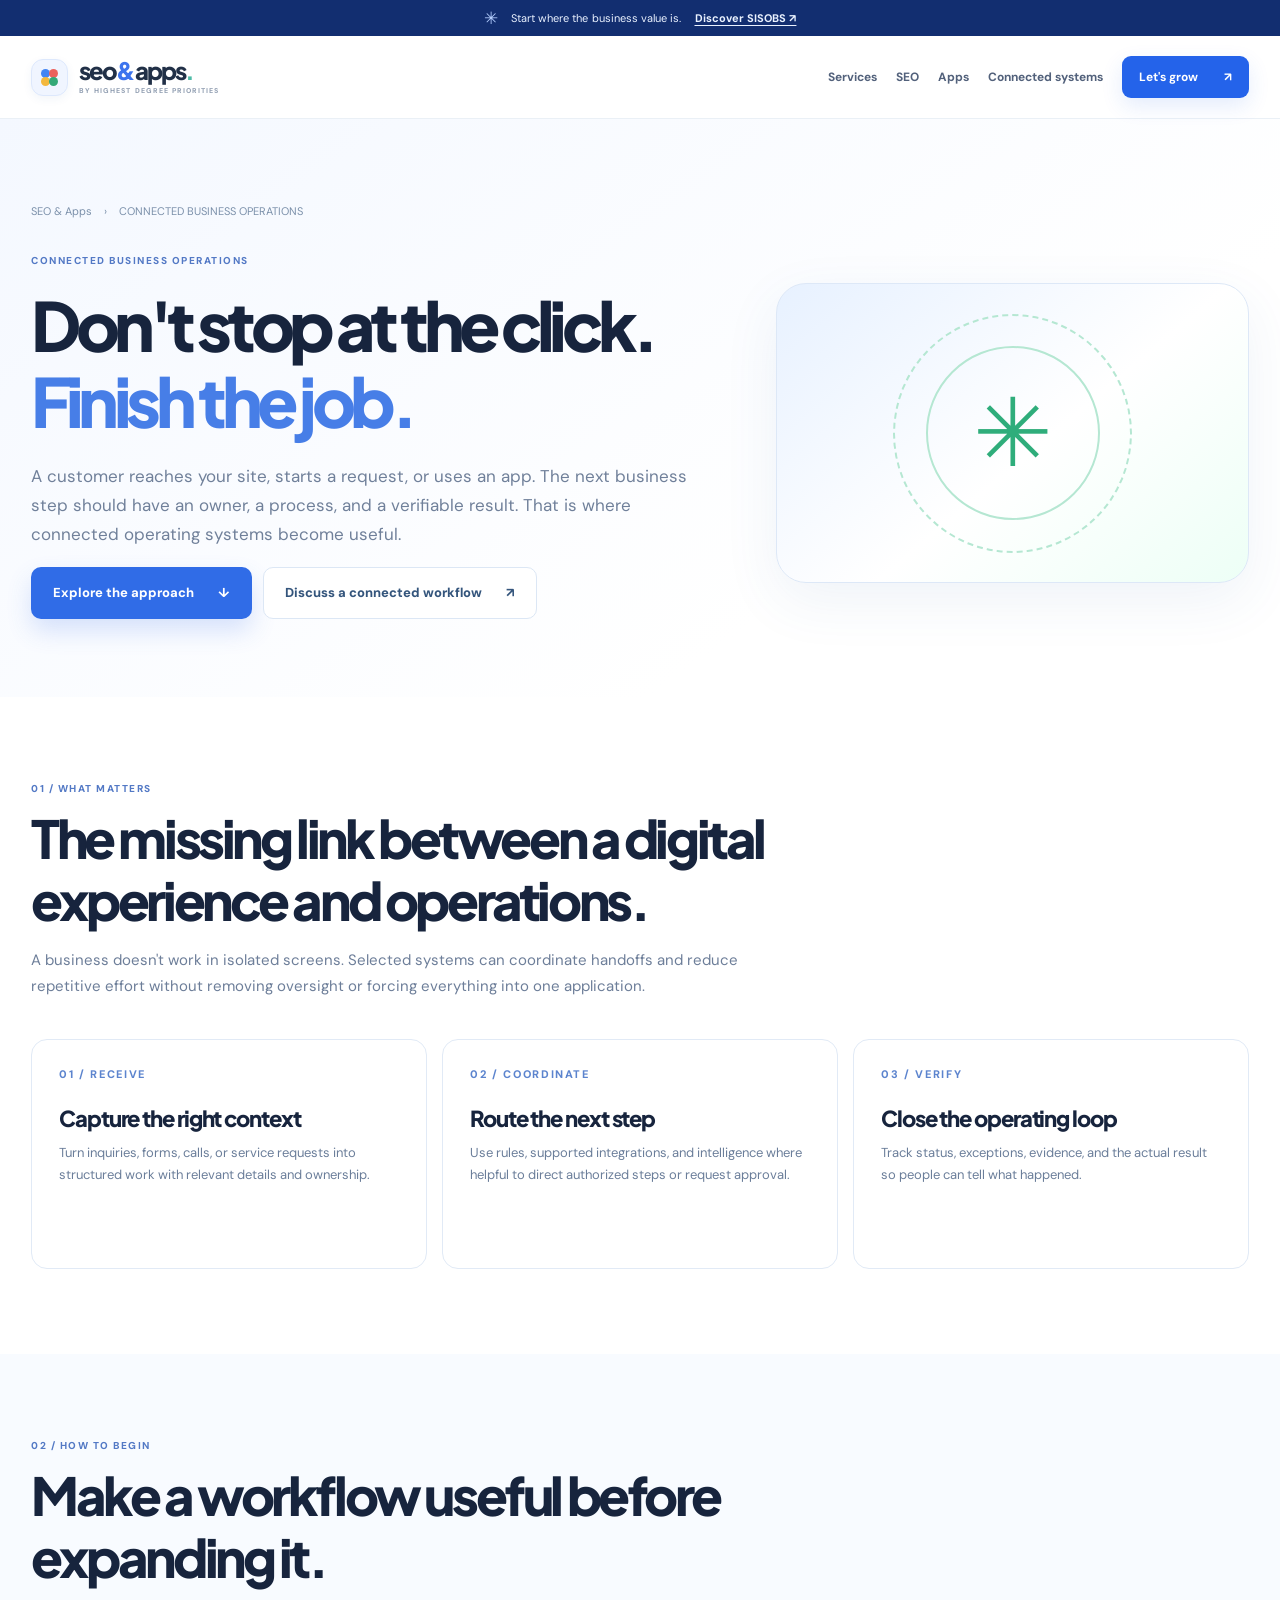
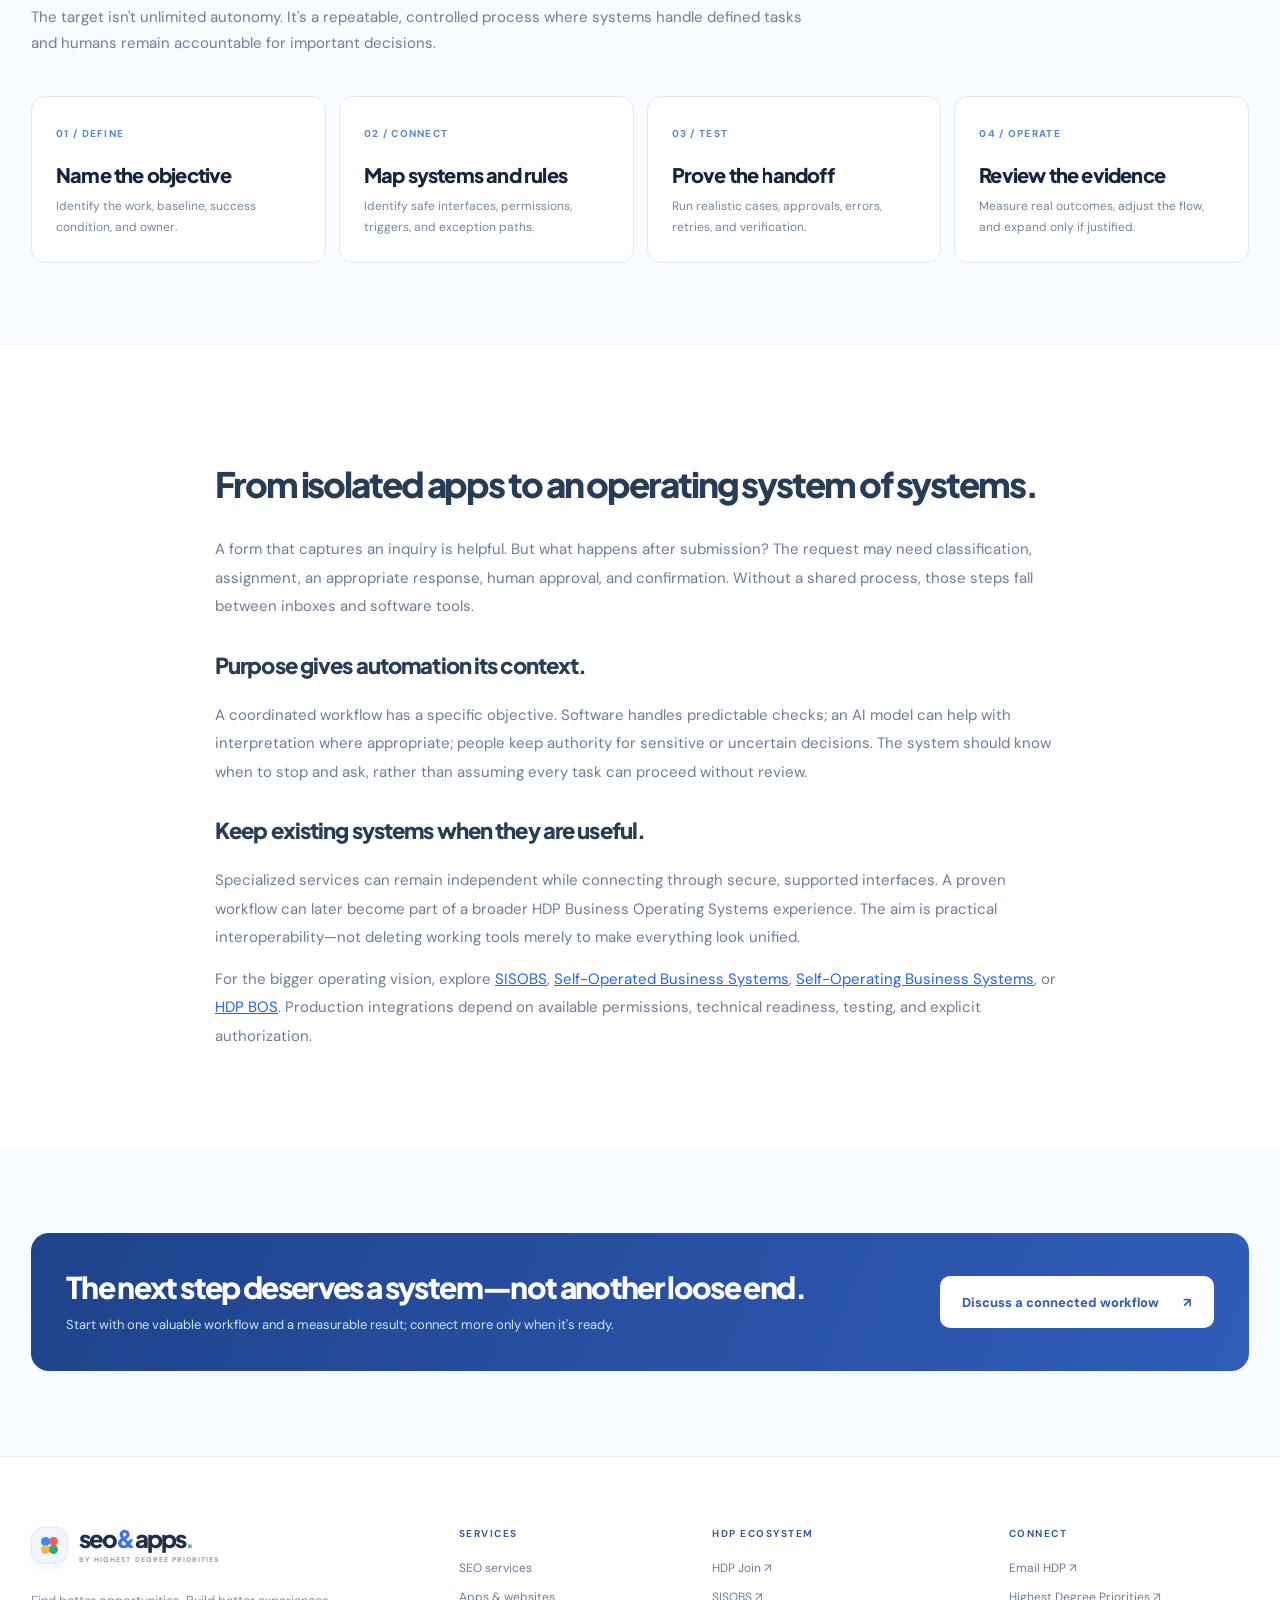
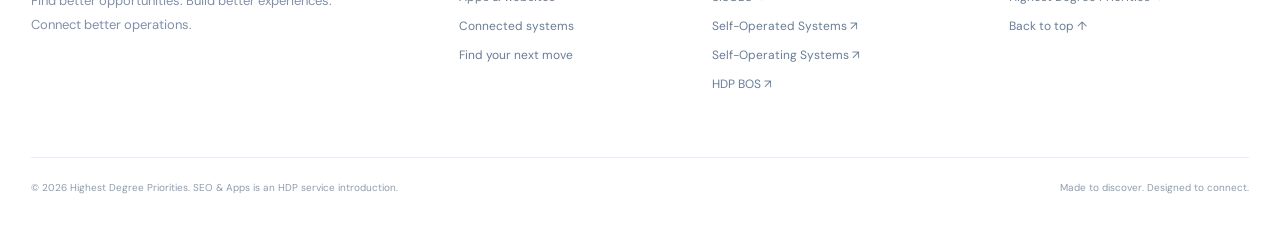
<file: connected-systems/index.html>
<!doctype html><html lang="en"><head><meta charset="utf-8"><meta name="viewport" content="width=device-width,initial-scale=1"><meta name="color-scheme" content="light"><meta name="theme-color" content="#f8fbff"><title>Connected Business Systems — From Leads to Accountable Work | SEO & Apps by HDP</title><meta name="description" content="Connect SEO, websites, apps, and bounded business workflows: intake, routing, approvals, follow-up, and verified results. Discover how Highest Degree Priorities connects digital customer experiences to operations."><meta name="robots" content="index,follow,max-image-preview:large"><link rel="canonical" href="https://seoandapps.com/connected-systems/"><meta property="og:type" content="website"><meta property="og:site_name" content="SEO & Apps by HDP"><meta property="og:title" content="Connected Business Systems — From Leads to Accountable Work | SEO & Apps by HDP"><meta property="og:description" content="Connect SEO, websites, apps, and bounded business workflows: intake, routing, approvals, follow-up, and verified results. Discover how Highest Degree Priorities connects digital customer experiences to operations."><meta property="og:url" content="https://seoandapps.com/connected-systems/"><meta property="og:image" content="https://seoandapps.com/assets/social.svg"><meta name="twitter:card" content="summary_large_image"><link rel="icon" type="image/svg+xml" href="/assets/favicon.svg"><link rel="preconnect" href="https://fonts.googleapis.com"><link rel="preconnect" href="https://fonts.gstatic.com" crossorigin><link href="https://fonts.googleapis.com/css2?family=DM+Sans:wght@400;500;600;700;800&family=Plus+Jakarta+Sans:wght@400;500;600;700;800&display=swap" rel="stylesheet"><link rel="stylesheet" href="/assets/site.css"><script src="/assets/site.js" defer></script><script type="application/ld+json">{"@context":"https://schema.org","@graph":[{"@type":"WebPage","name":"Connected Business Systems — From Leads to Accountable Work | SEO & Apps by HDP","url":"https://seoandapps.com/connected-systems/","description":"Connect SEO, websites, apps, and bounded business workflows: intake, routing, approvals, follow-up, and verified results. Discover how Highest Degree Priorities connects digital customer experiences to operations."},{"@type":"BreadcrumbList","itemListElement":[{"@type":"ListItem","position":1,"name":"SEO & Apps","item":"https://seoandapps.com/"},{"@type":"ListItem","position":2,"name":"connected-systems","item":"https://seoandapps.com/connected-systems/"}]},{"@type":"Organization","name":"Highest Degree Priorities","url":"https://highestdegreepriorities.com/"}]}</script></head><body><a href="#main" class="skip">Skip to content</a><div class="announcement"><div class="shell announcement-in"><span class="announce-spark">✳</span><span>Start where the business value is.</span><a href="https://sisobs.com/?utm_source=seoandapps&utm_medium=referral&utm_campaign=service_pages">Discover SISOBS ↗</a></div></div><header class="header" id="top"><div class="shell nav"><a href="/" class="brand" aria-label="SEO and Apps home"><span class="brand-icon" aria-hidden="true"><i class="bdot blue"></i><i class="bdot red"></i><i class="bdot yellow"></i><i class="bdot green"></i></span><span class="brand-words">seo<span class="amp">&</span>apps<span class="brand-period">.</span><small>BY HIGHEST DEGREE PRIORITIES</small></span></a><button type="button" class="mobile-menu" aria-label="Open menu" aria-controls="primary-nav" aria-expanded="false" data-nav-toggle><span></span><span></span><span></span></button><nav class="navlinks" id="primary-nav" data-nav aria-label="Main navigation"><a href="/#what-we-do">Services</a><a href="/seo/">SEO</a><a href="/apps/">Apps</a><a href="/connected-systems/">Connected systems</a><a class="nav-cta" href="/#contact">Let's grow <span aria-hidden="true">↗</span></a></nav></div></header><main id="main"><section class="sub-hero"><div class="shell"><div class="sub-breadcrumb"><a href="/">SEO & Apps</a><span>›</span><span>CONNECTED BUSINESS OPERATIONS</span></div><div class="sub-grid"><div><span class="sub-kicker">CONNECTED BUSINESS OPERATIONS</span><h1>Don't stop at the click. <em>Finish the job.</em></h1><p>A customer reaches your site, starts a request, or uses an app. The next business step should have an owner, a process, and a verifiable result. That is where connected operating systems become useful.</p><div class="hero-buttons"><a href="#details" class="button button-blue">Explore the approach <span aria-hidden="true">↓</span></a><a href="#contact" class="button button-white">Discuss a connected workflow <span aria-hidden="true">↗</span></a></div></div><div class="sub-graphic sub-graphic-system" aria-label="Abstract illustration of connected-systems capabilities"><div class="sub-glyph">✳</div></div></div></div></section>
<section class="detail-section" id="details"><div class="shell"><div class="detail-header"><span class="sub-kicker">01 / WHAT MATTERS</span><h2>The missing link between a digital experience and operations.</h2><p>A business doesn't work in isolated screens. Selected systems can coordinate handoffs and reduce repetitive effort without removing oversight or forcing everything into one application.</p></div><div class="detail-cards"><article class="detail-card"><span>01 / RECEIVE</span><h3>Capture the right context</h3><p>Turn inquiries, forms, calls, or service requests into structured work with relevant details and ownership.</p></article><article class="detail-card"><span>02 / COORDINATE</span><h3>Route the next step</h3><p>Use rules, supported integrations, and intelligence where helpful to direct authorized steps or request approval.</p></article><article class="detail-card"><span>03 / VERIFY</span><h3>Close the operating loop</h3><p>Track status, exceptions, evidence, and the actual result so people can tell what happened.</p></article></div></div></section>
<section class="detail-section alt" id="method"><div class="shell"><div class="detail-header"><span class="sub-kicker">02 / HOW TO BEGIN</span><h2>Make a workflow useful before expanding it.</h2><p>The target isn't unlimited autonomy. It's a repeatable, controlled process where systems handle defined tasks and humans remain accountable for important decisions.</p></div><div class="detail-flow"><article class="detail-stage"><span>01 / DEFINE</span><h3>Name the objective</h3><p>Identify the work, baseline, success condition, and owner.</p></article><article class="detail-stage"><span>02 / CONNECT</span><h3>Map systems and rules</h3><p>Identify safe interfaces, permissions, triggers, and exception paths.</p></article><article class="detail-stage"><span>03 / TEST</span><h3>Prove the handoff</h3><p>Run realistic cases, approvals, errors, retries, and verification.</p></article><article class="detail-stage"><span>04 / OPERATE</span><h3>Review the evidence</h3><p>Measure real outcomes, adjust the flow, and expand only if justified.</p></article></div></div></section>
<section class="detail-section"><div class="shell detail-text"><h2>From isolated apps to an operating system of systems.</h2><p>A form that captures an inquiry is helpful. But what happens after submission? The request may need classification, assignment, an appropriate response, human approval, and confirmation. Without a shared process, those steps fall between inboxes and software tools.</p>
<h3>Purpose gives automation its context.</h3>
<p>A coordinated workflow has a specific objective. Software handles predictable checks; an AI model can help with interpretation where appropriate; people keep authority for sensitive or uncertain decisions. The system should know when to stop and ask, rather than assuming every task can proceed without review.</p>
<h3>Keep existing systems when they are useful.</h3>
<p>Specialized services can remain independent while connecting through secure, supported interfaces. A proven workflow can later become part of a broader HDP Business Operating Systems experience. The aim is practical interoperability—not deleting working tools merely to make everything look unified.</p>
<p>For the bigger operating vision, explore <a href="https://sisobs.com/">SISOBS</a>, <a href="https://selfoperatedbusinesssystems.com/">Self-Operated Business Systems</a>, <a href="https://selfoperatingbusinesssystems.com/">Self-Operating Business Systems</a>, or <a href="https://bos.highestdegreepriorities.com/">HDP BOS</a>. Production integrations depend on available permissions, technical readiness, testing, and explicit authorization.</p></div></section>
<section class="detail-section alt" id="contact"><div class="shell"><div class="detail-band"><div><h2>The next step deserves a system—not another loose end.</h2><p>Start with one valuable workflow and a measurable result; connect more only when it's ready.</p></div><a class="button" href="mailto:highestdegreepriorities@gmail.com?subject=SEO%20%26%20Apps%20%E2%80%94%20connected-systems%20Inquiry&body=Hello%20HDP%2C%0A%0AThe%20business%20outcome%20I%27d%20like%20to%20improve%20is%3A%0A%0A">Discuss a connected workflow <span aria-hidden="true">↗</span></a></div></div></section>
</main><footer class="footer"><div class="shell"><div class="footer-grid"><div class="footer-about"><a href="/" class="brand"><span class="brand-icon" aria-hidden="true"><i class="bdot blue"></i><i class="bdot red"></i><i class="bdot yellow"></i><i class="bdot green"></i></span><span class="brand-words">seo<span class="amp">&</span>apps<span class="brand-period">.</span><small>BY HIGHEST DEGREE PRIORITIES</small></span></a><p>Find better opportunities. Build better experiences. Connect better operations.</p></div><div class="footer-nav"><b>SERVICES</b><a href="/seo/">SEO services</a><a href="/apps/">Apps & websites</a><a href="/connected-systems/">Connected systems</a><a href="/#finder">Find your next move</a></div><div class="footer-nav"><b>HDP ECOSYSTEM</b><a href="https://hdpjoin.com/">HDP Join ↗</a><a href="https://sisobs.com/">SISOBS ↗</a><a href="https://selfoperatedbusinesssystems.com/">Self-Operated Systems ↗</a><a href="https://selfoperatingbusinesssystems.com/">Self-Operating Systems ↗</a><a href="https://bos.highestdegreepriorities.com/">HDP BOS ↗</a></div><div class="footer-nav"><b>CONNECT</b><a href="mailto:highestdegreepriorities@gmail.com">Email HDP ↗</a><a href="https://highestdegreepriorities.com/">Highest Degree Priorities ↗</a><a href="#top">Back to top ↑</a></div></div><div class="footer-bottom"><span>© <span data-year>2026</span> Highest Degree Priorities. SEO & Apps is an HDP service introduction.</span><span>Made to discover. Designed to connect.</span></div></div></footer></body></html>
</file>
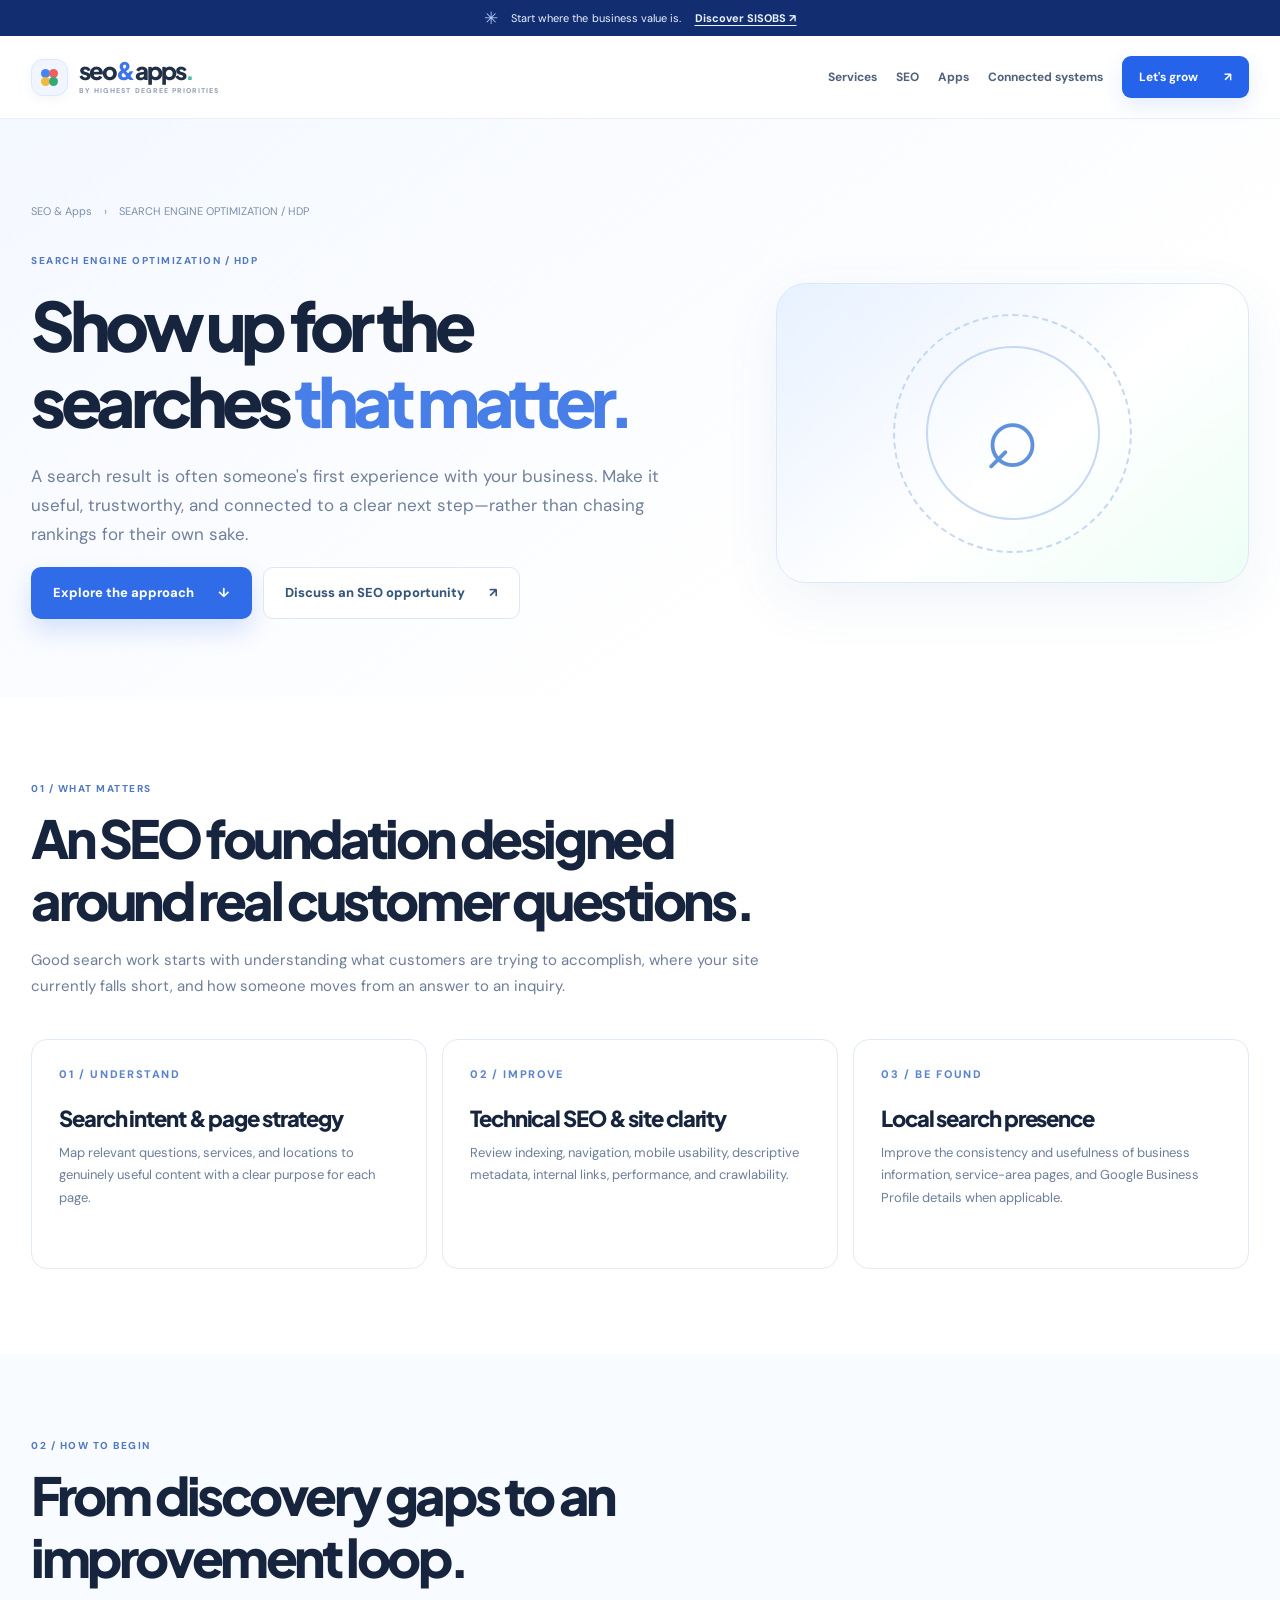
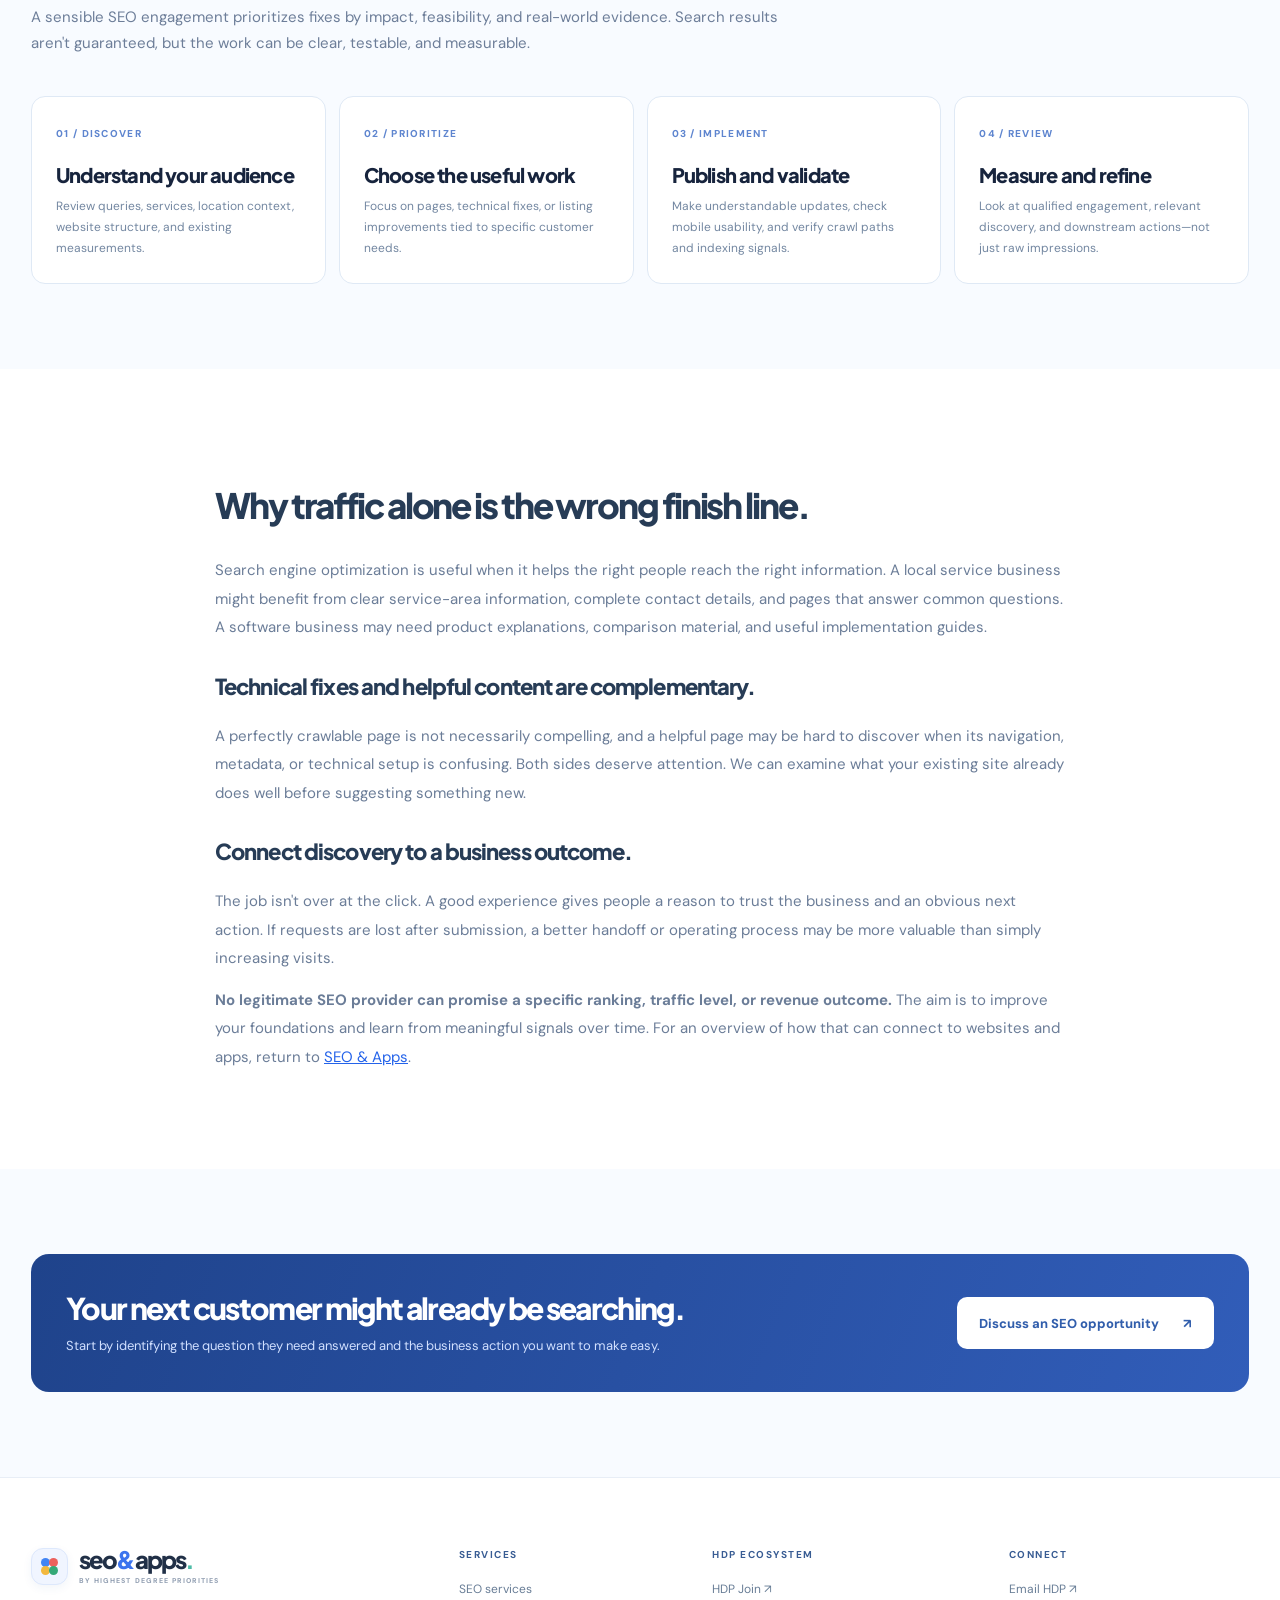
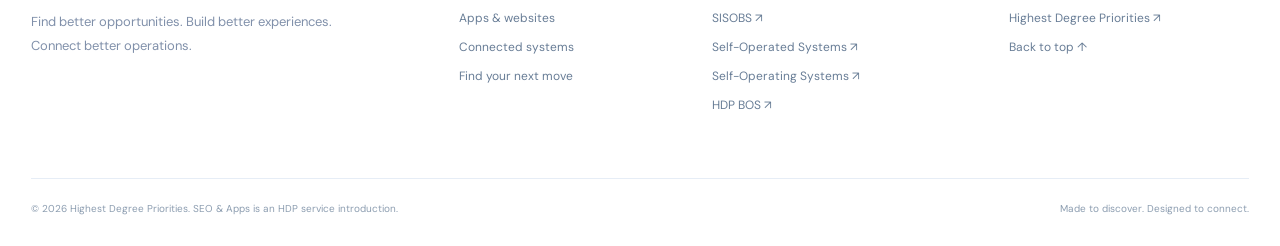
<file: seo/index.html>
<!doctype html><html lang="en"><head><meta charset="utf-8"><meta name="viewport" content="width=device-width,initial-scale=1"><meta name="color-scheme" content="light"><meta name="theme-color" content="#f8fbff"><title>SEO Services for Businesses — Search Visibility That Leads Somewhere | SEO & Apps by HDP</title><meta name="description" content="Practical SEO services: local discoverability, technical site quality, service-page content, and measurement. Start with clear customer search intent and connect discovery to real business next steps."><meta name="robots" content="index,follow,max-image-preview:large"><link rel="canonical" href="https://seoandapps.com/seo/"><meta property="og:type" content="website"><meta property="og:site_name" content="SEO & Apps by HDP"><meta property="og:title" content="SEO Services for Businesses — Search Visibility That Leads Somewhere | SEO & Apps by HDP"><meta property="og:description" content="Practical SEO services: local discoverability, technical site quality, service-page content, and measurement. Start with clear customer search intent and connect discovery to real business next steps."><meta property="og:url" content="https://seoandapps.com/seo/"><meta property="og:image" content="https://seoandapps.com/assets/social.svg"><meta name="twitter:card" content="summary_large_image"><link rel="icon" type="image/svg+xml" href="/assets/favicon.svg"><link rel="preconnect" href="https://fonts.googleapis.com"><link rel="preconnect" href="https://fonts.gstatic.com" crossorigin><link href="https://fonts.googleapis.com/css2?family=DM+Sans:wght@400;500;600;700;800&family=Plus+Jakarta+Sans:wght@400;500;600;700;800&display=swap" rel="stylesheet"><link rel="stylesheet" href="/assets/site.css"><script src="/assets/site.js" defer></script><script type="application/ld+json">{"@context":"https://schema.org","@graph":[{"@type":"WebPage","name":"SEO Services for Businesses — Search Visibility That Leads Somewhere | SEO & Apps by HDP","url":"https://seoandapps.com/seo/","description":"Practical SEO services: local discoverability, technical site quality, service-page content, and measurement. Start with clear customer search intent and connect discovery to real business next steps."},{"@type":"BreadcrumbList","itemListElement":[{"@type":"ListItem","position":1,"name":"SEO & Apps","item":"https://seoandapps.com/"},{"@type":"ListItem","position":2,"name":"seo","item":"https://seoandapps.com/seo/"}]},{"@type":"Organization","name":"Highest Degree Priorities","url":"https://highestdegreepriorities.com/"}]}</script></head><body><a href="#main" class="skip">Skip to content</a><div class="announcement"><div class="shell announcement-in"><span class="announce-spark">✳</span><span>Start where the business value is.</span><a href="https://sisobs.com/?utm_source=seoandapps&utm_medium=referral&utm_campaign=service_pages">Discover SISOBS ↗</a></div></div><header class="header" id="top"><div class="shell nav"><a href="/" class="brand" aria-label="SEO and Apps home"><span class="brand-icon" aria-hidden="true"><i class="bdot blue"></i><i class="bdot red"></i><i class="bdot yellow"></i><i class="bdot green"></i></span><span class="brand-words">seo<span class="amp">&</span>apps<span class="brand-period">.</span><small>BY HIGHEST DEGREE PRIORITIES</small></span></a><button type="button" class="mobile-menu" aria-label="Open menu" aria-controls="primary-nav" aria-expanded="false" data-nav-toggle><span></span><span></span><span></span></button><nav class="navlinks" id="primary-nav" data-nav aria-label="Main navigation"><a href="/#what-we-do">Services</a><a href="/seo/">SEO</a><a href="/apps/">Apps</a><a href="/connected-systems/">Connected systems</a><a class="nav-cta" href="/#contact">Let's grow <span aria-hidden="true">↗</span></a></nav></div></header><main id="main"><section class="sub-hero"><div class="shell"><div class="sub-breadcrumb"><a href="/">SEO & Apps</a><span>›</span><span>SEARCH ENGINE OPTIMIZATION / HDP</span></div><div class="sub-grid"><div><span class="sub-kicker">SEARCH ENGINE OPTIMIZATION / HDP</span><h1>Show up for the searches <em>that matter.</em></h1><p>A search result is often someone's first experience with your business. Make it useful, trustworthy, and connected to a clear next step—rather than chasing rankings for their own sake.</p><div class="hero-buttons"><a href="#details" class="button button-blue">Explore the approach <span aria-hidden="true">↓</span></a><a href="#contact" class="button button-white">Discuss an SEO opportunity <span aria-hidden="true">↗</span></a></div></div><div class="sub-graphic " aria-label="Abstract illustration of seo capabilities"><div class="sub-glyph">⌕</div></div></div></div></section>
<section class="detail-section" id="details"><div class="shell"><div class="detail-header"><span class="sub-kicker">01 / WHAT MATTERS</span><h2>An SEO foundation designed around real customer questions.</h2><p>Good search work starts with understanding what customers are trying to accomplish, where your site currently falls short, and how someone moves from an answer to an inquiry.</p></div><div class="detail-cards"><article class="detail-card"><span>01 / UNDERSTAND</span><h3>Search intent & page strategy</h3><p>Map relevant questions, services, and locations to genuinely useful content with a clear purpose for each page.</p></article><article class="detail-card"><span>02 / IMPROVE</span><h3>Technical SEO & site clarity</h3><p>Review indexing, navigation, mobile usability, descriptive metadata, internal links, performance, and crawlability.</p></article><article class="detail-card"><span>03 / BE FOUND</span><h3>Local search presence</h3><p>Improve the consistency and usefulness of business information, service-area pages, and Google Business Profile details when applicable.</p></article></div></div></section>
<section class="detail-section alt" id="method"><div class="shell"><div class="detail-header"><span class="sub-kicker">02 / HOW TO BEGIN</span><h2>From discovery gaps to an improvement loop.</h2><p>A sensible SEO engagement prioritizes fixes by impact, feasibility, and real-world evidence. Search results aren't guaranteed, but the work can be clear, testable, and measurable.</p></div><div class="detail-flow"><article class="detail-stage"><span>01 / DISCOVER</span><h3>Understand your audience</h3><p>Review queries, services, location context, website structure, and existing measurements.</p></article><article class="detail-stage"><span>02 / PRIORITIZE</span><h3>Choose the useful work</h3><p>Focus on pages, technical fixes, or listing improvements tied to specific customer needs.</p></article><article class="detail-stage"><span>03 / IMPLEMENT</span><h3>Publish and validate</h3><p>Make understandable updates, check mobile usability, and verify crawl paths and indexing signals.</p></article><article class="detail-stage"><span>04 / REVIEW</span><h3>Measure and refine</h3><p>Look at qualified engagement, relevant discovery, and downstream actions—not just raw impressions.</p></article></div></div></section>
<section class="detail-section"><div class="shell detail-text"><h2>Why traffic alone is the wrong finish line.</h2><p>Search engine optimization is useful when it helps the right people reach the right information. A local service business might benefit from clear service-area information, complete contact details, and pages that answer common questions. A software business may need product explanations, comparison material, and useful implementation guides.</p>
<h3>Technical fixes and helpful content are complementary.</h3>
<p>A perfectly crawlable page is not necessarily compelling, and a helpful page may be hard to discover when its navigation, metadata, or technical setup is confusing. Both sides deserve attention. We can examine what your existing site already does well before suggesting something new.</p>
<h3>Connect discovery to a business outcome.</h3>
<p>The job isn't over at the click. A good experience gives people a reason to trust the business and an obvious next action. If requests are lost after submission, a better handoff or operating process may be more valuable than simply increasing visits.</p>
<p><strong>No legitimate SEO provider can promise a specific ranking, traffic level, or revenue outcome.</strong> The aim is to improve your foundations and learn from meaningful signals over time. For an overview of how that can connect to websites and apps, return to <a href="/">SEO & Apps</a>.</p></div></section>
<section class="detail-section alt" id="contact"><div class="shell"><div class="detail-band"><div><h2>Your next customer might already be searching.</h2><p>Start by identifying the question they need answered and the business action you want to make easy.</p></div><a class="button" href="mailto:highestdegreepriorities@gmail.com?subject=SEO%20%26%20Apps%20%E2%80%94%20seo%20Inquiry&body=Hello%20HDP%2C%0A%0AThe%20business%20outcome%20I%27d%20like%20to%20improve%20is%3A%0A%0A">Discuss an SEO opportunity <span aria-hidden="true">↗</span></a></div></div></section>
</main><footer class="footer"><div class="shell"><div class="footer-grid"><div class="footer-about"><a href="/" class="brand"><span class="brand-icon" aria-hidden="true"><i class="bdot blue"></i><i class="bdot red"></i><i class="bdot yellow"></i><i class="bdot green"></i></span><span class="brand-words">seo<span class="amp">&</span>apps<span class="brand-period">.</span><small>BY HIGHEST DEGREE PRIORITIES</small></span></a><p>Find better opportunities. Build better experiences. Connect better operations.</p></div><div class="footer-nav"><b>SERVICES</b><a href="/seo/">SEO services</a><a href="/apps/">Apps & websites</a><a href="/connected-systems/">Connected systems</a><a href="/#finder">Find your next move</a></div><div class="footer-nav"><b>HDP ECOSYSTEM</b><a href="https://hdpjoin.com/">HDP Join ↗</a><a href="https://sisobs.com/">SISOBS ↗</a><a href="https://selfoperatedbusinesssystems.com/">Self-Operated Systems ↗</a><a href="https://selfoperatingbusinesssystems.com/">Self-Operating Systems ↗</a><a href="https://bos.highestdegreepriorities.com/">HDP BOS ↗</a></div><div class="footer-nav"><b>CONNECT</b><a href="mailto:highestdegreepriorities@gmail.com">Email HDP ↗</a><a href="https://highestdegreepriorities.com/">Highest Degree Priorities ↗</a><a href="#top">Back to top ↑</a></div></div><div class="footer-bottom"><span>© <span data-year>2026</span> Highest Degree Priorities. SEO & Apps is an HDP service introduction.</span><span>Made to discover. Designed to connect.</span></div></div></footer></body></html>
</file>
<file: assets/site.css>
/* SEO & Apps | Highest Degree Priorities — original light marketing experience */
:root{--blue:#2463ea;--blue2:#eaf1ff;--ink:#17243d;--muted:#61718b;--green:#148a67;--purple:#7656db;--peach:#fbc2a3;--light:#f7faff;--line:#e6eaf3;--white:#fff;--max:1240px}
*{box-sizing:border-box}html{scroll-behavior:smooth;scroll-padding-top:88px}body{margin:0;background:#fff;color:var(--ink);font-family:'DM Sans',Arial,sans-serif;-webkit-font-smoothing:antialiased;overflow-x:hidden}a{color:inherit;text-decoration:none}button{font:inherit;cursor:pointer}a,button{outline-offset:4px}a:focus-visible,button:focus-visible,summary:focus-visible{outline:3px solid var(--blue)}::selection{background:#d0e4ff;color:#1a3772}.shell{width:min(var(--max),calc(100% - 88px));margin:0 auto;position:relative}.skip{position:fixed;top:-110px;left:10px;padding:14px 24px;background:var(--blue);color:#fff;z-index:1000}.skip:focus{top:10px}
.announcement{background:#122e70;color:#eaf2ff;font-size:11px;min-height:36px;display:flex;align-items:center}.announcement-in{display:flex;align-items:center;justify-content:center;gap:13px;min-height:36px;letter-spacing:.005em}.announce-spark{color:#b4ceff;font-size:17px}.announcement a{text-decoration:underline;text-underline-offset:3px;font-weight:700}.announcement a:hover{color:#b4d6ff}
.header{height:83px;z-index:40;position:sticky;top:0;background:rgba(255,255,255,.92);border-bottom:1px solid #eaf0f6;backdrop-filter:blur(16px)}.nav{display:flex;align-items:center;justify-content:space-between;gap:30px;height:100%}.brand{display:flex;align-items:center;gap:11px;flex-shrink:0}.brand-icon{width:37px;height:37px;border-radius:12px;background:#f0f5ff;position:relative;display:block;border:1px solid #dde8fc;box-shadow:0 3px 10px rgba(32,80,160,.06)}.bdot{width:9px;height:9px;border-radius:50%;position:absolute;display:block}.bdot.blue{left:9px;top:9px;background:#4285f4}.bdot.red{right:9px;top:9px;background:#ec615c}.bdot.yellow{left:9px;bottom:9px;background:#f3b83e}.bdot.green{right:9px;bottom:9px;background:#34a977}.brand-words{font:800 24px/.95 'Plus Jakarta Sans';letter-spacing:-.078em;color:#213047;display:flex;flex-direction:column;align-items:flex-start}.brand-words .amp{color:#3c74ee}.brand-period{color:#4ebca7}.brand-words{display:block}.brand-words small{display:block;margin-top:5px;font:800 7px/1.3 'DM Sans';letter-spacing:.15em;color:#93a0b3}.navlinks{display:flex;align-items:center;gap:clamp(15px,2.65vw,36px);font-size:12px;font-weight:700;color:#52617b}.navlinks>a:not(.nav-cta){transition:color .2s}.navlinks>a:not(.nav-cta):hover{color:var(--blue)}.nav-cta{background:var(--blue);color:#fff;border-radius:9px;padding:13px 17px;display:inline-flex;align-items:center;gap:26px;box-shadow:0 8px 21px rgba(36,99,234,.12);transition:transform .2s,background .2s;white-space:nowrap}.nav-cta:hover{background:#144fd4;transform:translateY(-2px)}.mobile-menu{display:none}
.hero{position:relative;overflow:hidden;background:linear-gradient(158deg,#fff 20%,#f5f9ff 72%,#eef8ff);padding-top:92px}.orb{position:absolute;border-radius:50%;filter:blur(90px);pointer-events:none}.orb-blue{width:640px;height:540px;background:rgba(123,174,255,.23);right:-300px;top:-120px}.orb-green{width:460px;height:460px;background:rgba(132,228,211,.15);left:-260px;bottom:-130px}.hero-grid{display:grid;grid-template-columns:1.02fr .98fr;gap:48px;align-items:center;min-height:655px}.hero-copy{position:relative;z-index:4;padding-bottom:35px}.eyebrow{display:inline-flex;align-items:center;gap:10px;border:1px solid #deebff;background:#f4f8ff;border-radius:100px;color:#3461b1;font-size:10px;font-weight:800;letter-spacing:.12em;padding:9px 13px}.eyebrow-icon{font-size:16px;line-height:0;color:#5d89e7}.hero h1{font:800 clamp(62px,6.5vw,102px)/1.07 'Plus Jakarta Sans';letter-spacing:-.09em;margin:29px 0 25px;color:#202e43;white-space:nowrap}.blue-ink{color:#3c77ec}.purple-ink{color:#8664df}.green-ink{color:#1fa986}.hero-lead{font:500 clamp(18px,1.7vw,23px)/1.5 'Plus Jakarta Sans';letter-spacing:-.03em;max-width:665px;margin:0 0 14px}.hero-sub{max-width:540px;font-size:14px;line-height:1.8;color:#687895;margin:0 0 29px}.hero-sub strong{color:#243e67}.hero-buttons{display:flex;align-items:center;flex-wrap:wrap;gap:11px}.button{display:inline-flex;gap:24px;align-items:center;justify-content:space-between;padding:16px 21px;min-height:52px;border-radius:10px;font-size:13px;font-weight:800;border:1px solid transparent;transition:transform .22s,background .22s,box-shadow .22s}.button:hover{transform:translateY(-3px)}.button-blue{background:#306ce7;color:#fff;box-shadow:0 12px 24px rgba(56,112,234,.19)}.button-blue:hover{background:#1a55c9;box-shadow:0 16px 27px rgba(56,112,234,.24)}.button-white{background:#fff;color:#34557c;border-color:#dce7f5}.button-white:hover{border-color:#94bbff}.button-dark{background:#1e3457;color:#fff}.button-dark:hover{background:#162a48}.hero-trust{display:flex;flex-wrap:wrap;align-items:center;gap:16px;margin-top:29px;font-size:11px;color:#677997;font-weight:700}.hero-trust span{display:flex;align-items:center;gap:7px}.dot{display:inline-block;width:7px;height:7px;border-radius:50%}.dot.green{background:#3bb99c}.dot.blue{background:#6396ed}.dot.yellow{background:#ecc45e}
.hero-demo{position:relative;z-index:3;height:565px;min-width:0}.hero-halo{position:absolute;border:1px solid #d8e7f9;inset:25px -35px;border-radius:50%;transform:rotate(-20deg)}.halo-sm{inset:80px 10px;transform:rotate(19deg)}.visual-head{display:flex;align-items:center;gap:10px;font-weight:800;font-size:10px;letter-spacing:.1em;color:#7693b8;position:absolute;top:0;left:13px}.visual-icon{color:#4d8cff;font-size:19px}.visual-head-tag{font-size:8px;letter-spacing:.08em;padding:6px 9px;background:#fff;border:1px solid #e0eaf8;border-radius:100px}
.search-widget,.app-widget,.action-widget{background:#fff;border:1px solid #dde7f5;box-shadow:0 22px 60px rgba(55,85,142,.12);border-radius:16px;position:absolute;z-index:2}.search-widget{left:0;top:63px;width:78%;padding:16px}.search-top{display:flex;align-items:center;gap:12px;color:#8b9aae;font-size:9px;font-weight:800;letter-spacing:.13em;border-bottom:1px solid #eef2f7;padding:0 4px 12px}.fake-browser-dots{display:flex;gap:4px}.fake-browser-dots i{width:6px;height:6px;border-radius:50%;background:#f1a8a8}.fake-browser-dots i:nth-child(2){background:#f1d59a}.fake-browser-dots i:nth-child(3){background:#93d9b8}.search-top-icon{margin-left:auto;font-size:17px;color:#6686c3}.search-box{display:flex;align-items:center;gap:10px;border:1px solid #dee6f2;border-radius:100px;height:41px;padding:8px 11px;margin:15px 0 17px;font-size:12px;color:#496481;white-space:nowrap;overflow:hidden}.search-box svg{width:17px;height:17px;fill:none;stroke:#647c9e;stroke-width:2;flex-shrink:0}.search-cursor{height:15px;width:1px;background:#5795f2;animation:blink 1.1s steps(1) infinite;flex-shrink:0}.result-tag{font-size:8px;letter-spacing:.13em;font-weight:800;color:#5ea07f}.result-title{display:flex;justify-content:space-between;align-items:center;gap:10px;font:800 14px 'Plus Jakarta Sans';letter-spacing:-.035em;color:#346ad0;margin:8px 0 11px}.result-title span{font-size:17px}.result-lines{display:grid;gap:7px}.result-lines i{height:6px;background:#e9f0f8;border-radius:9px;width:100%}.result-lines i:nth-child(2){width:81%}.result-lines i:nth-child(3){width:57%}
.app-widget{right:-5px;top:220px;width:77%;padding:19px 20px}.app-top{font-size:9px;letter-spacing:.12em;font-weight:800;color:#8295b5;display:flex;align-items:center;gap:9px}.app-symbol{width:26px;height:26px;border-radius:8px;display:grid;place-items:center;background:#e9f3ff;color:#4b7bdc;font-size:18px}.app-mini-dots{margin-left:auto;letter-spacing:.15em;font-size:14px;color:#a4b6c6}.app-greeting{background:linear-gradient(115deg,#e9f2ff,#eefaf4);border-radius:11px;margin:14px 0 12px;padding:16px;display:flex;justify-content:space-between;align-items:center}.app-greeting small{font-size:8px;font-weight:800;color:#6a86a9;letter-spacing:.07em}.app-greeting strong{display:block;font:800 18px 'Plus Jakarta Sans';letter-spacing:-.05em;margin-top:5px}.app-greeting>span{font-size:32px;color:#54af99}.app-row{display:flex;gap:10px;align-items:center;margin:11px 2px;font-size:11px}.app-row-icon{width:31px;height:31px;border-radius:9px;display:grid;place-items:center;font-size:19px}.blue-bg{color:#5d87ed;background:#e9f0ff}.peach-bg{color:#e58a63;background:#fff0e8}.app-row>span:nth-child(2){flex:1}.app-row b{display:block;color:#31405e;font-size:11px}.app-row small{display:block;color:#92a1b4;font-size:9px;margin-top:2px}.app-row-arrow{font-size:17px;color:#87a2c8}
.action-widget{right:37px;bottom:5px;width:65%;display:flex;align-items:center;gap:12px;padding:15px}.action-check{height:40px;width:40px;border-radius:50%;background:#d5f6eb;color:#22886b;display:grid;place-items:center;font-weight:800;font-size:23px;flex-shrink:0}.action-widget span:nth-child(2){flex:1}.action-widget small{display:block;font-size:8px;letter-spacing:.12em;font-weight:800;color:#5b9d86}.action-widget strong{display:block;font-size:12px;color:#35566a;margin-top:4px}.action-spark{font-size:18px;color:#6cb5aa}.path-connector{position:absolute;z-index:1;font-size:8px;letter-spacing:.15em;color:#80a0bc;font-weight:800}.path-connector i{font-size:35px;display:block;color:#93b7ee;line-height:1}.connector-a{top:191px;right:0}.connector-b{bottom:60px;left:31px}.visual-foot{position:absolute;bottom:-27px;left:15px;right:0;display:flex;justify-content:space-between;gap:12px;font-size:8px;letter-spacing:.08em;color:#8fa4be;font-weight:800}.visual-foot span{display:flex;align-items:center;gap:8px}.hero-foot{display:flex;align-items:center;justify-content:center;gap:18px;color:#93a2b7;letter-spacing:.14em;font-size:9px;font-weight:800;padding:8px 0 32px}.hero-foot-line{height:1px;width:50px;background:#cbdbea}
.proof-strip{background:#f2f8ff;border-bottom:1px solid #e6edf8}.proof-strip-inner{display:flex;align-items:center;justify-content:space-between;gap:16px;min-height:74px;color:#6985ac;font-size:11px;letter-spacing:.12em;font-weight:800}.proof-strip-inner span{white-space:nowrap}.proof-strip-inner b{color:#8fbaed;margin-left:18px}
.section{padding:112px 0}.section-label{display:flex;justify-content:space-between;gap:20px;align-items:center;border-top:1px solid #d7e0ed;padding-top:17px;margin-bottom:36px;font-size:10px;letter-spacing:.15em;color:#4264a5;font-weight:800}.section-label span:last-child{color:#9aa7ba;text-align:right}.section-intro{display:grid;grid-template-columns:1.05fr .75fr;gap:70px;align-items:end;margin-bottom:45px}.section-intro h2,.faq-grid h2{font:800 clamp(41px,4.75vw,69px)/1.13 'Plus Jakarta Sans';letter-spacing:-.07em;margin:0;color:#1a304a}.section-intro h2 em,.faq-grid h2 em{font-style:normal;color:#467de7}.section-intro p{font-size:16px;line-height:1.75;color:#6b7a93;max-width:440px;margin:0}
.service-grid{display:grid;grid-template-columns:repeat(3,1fr);gap:16px}.service-card{border:1px solid #e4eaf4;border-radius:18px;overflow:hidden;display:flex;flex-direction:column;min-height:610px;background:#fff;box-shadow:0 10px 25px rgba(48,78,117,.03);transition:transform .25s,box-shadow .25s,border-color .25s}.service-card:hover{transform:translateY(-7px);box-shadow:0 24px 45px rgba(50,80,135,.11);border-color:#c5d7ed}.card-overline{padding:25px 26px 6px;display:flex;align-items:center;justify-content:space-between;font-size:10px;letter-spacing:.12em;font-weight:800;color:#7f94ab}.up-arrow{font-size:24px;color:#7899cf;line-height:1}.service-art{height:210px;margin:0 20px;position:relative;display:grid;place-items:center;overflow:hidden}.service-seo .service-art{background:radial-gradient(circle,#dfedff,transparent 70%)}.magnify-lens{height:140px;width:140px;border-radius:50%;display:grid;place-items:center;font:300 125px 'Plus Jakarta Sans';line-height:1;color:#4081ed;border:1px solid #b4cff8;box-shadow:0 0 0 18px rgba(80,139,242,.06),0 0 0 38px rgba(80,139,242,.045);transform:rotate(-15deg)}.art-signal{position:absolute;border:1px solid #a6c8fa;background:#fff;border-radius:50%;width:14px;height:14px}.s1{top:35px;right:65px}.s2{bottom:25px;left:60px}.s3{top:70px;left:25px}.art-bubble{position:absolute;font-size:9px;font-weight:800;background:#fff;border:1px solid #d1e3fa;border-radius:20px;padding:8px 10px;box-shadow:0 6px 16px rgba(52,114,203,.09);color:#5487c5}.bubble-1{top:22px;left:14px}.bubble-2{right:10px;bottom:23px}
.service-apps .service-art{background:radial-gradient(circle,#f1e5ff,transparent 70%)}.mini-phone{height:190px;width:133px;border:8px solid #3d4267;border-radius:24px;background:#fff;position:relative;z-index:2;box-shadow:12px 18px 30px rgba(84,64,145,.22);transform:rotate(9deg);padding:28px 10px 0}.mini-speaker{height:7px;width:40px;background:#3d4267;border-radius:0 0 9px 9px;position:absolute;top:-2px;left:50%;transform:translateX(-50%)}.phone-welcome{font:800 14px/1.3 'Plus Jakarta Sans';color:#564e90;letter-spacing:-.05em}.mini-phone-pill{height:13px;background:#d1dafa;border-radius:10px;margin:13px 0}.mini-square-grid{display:grid;grid-template-columns:1fr 1fr;gap:7px}.mini-square-grid i{height:24px;background:#e6dcfa;border-radius:6px}.mini-square-grid i:nth-child(2){background:#cceced}.mini-square-grid i:nth-child(3){background:#f8d2c2}.phone-blob{position:absolute;width:190px;height:190px;background:#e4d7f8;border-radius:50%;transform:translate(-40px,15px)}
.service-systems .service-art{background:radial-gradient(circle,#e0f9ed,transparent 70%)}.system-connector{position:absolute;height:120px;width:230px;border:2px dashed #9bd9c0;transform:rotate(-27deg);border-radius:50%}.system-node{z-index:1;height:57px;width:57px;border-radius:18px;background:#fff;border:1px solid #b8e4cc;display:grid;place-items:center;position:absolute;box-shadow:0 9px 20px rgba(62,153,113,.13);font-size:28px;color:#53ad88}.n1{top:31px;left:52px}.n2{right:56px;top:32px}.n3{bottom:27px;right:50px}.system-center{height:107px;width:107px;display:grid;place-items:center;border-radius:50%;background:#def7e8;color:#2da178;font-size:58px;box-shadow:0 0 0 14px rgba(83,188,132,.07)}
.service-text{padding:14px 26px 26px;display:flex;flex-direction:column;flex:1}.service-kicker{font-size:10px;color:#688bc1;font-weight:800;letter-spacing:.13em}.service-apps .service-kicker{color:#9673c6}.service-systems .service-kicker{color:#449d83}.service-card h3{font:800 27px/1.21 'Plus Jakarta Sans';letter-spacing:-.055em;margin:12px 0 14px}.service-card p{font-size:13px;line-height:1.7;color:#6b7c97;margin:0 0 21px}.service-link{border-top:1px solid #e3eaf2;display:flex;align-items:center;justify-content:space-between;gap:12px;font-size:12px;font-weight:800;color:#3f70ba;margin-top:auto;padding-top:19px}.service-link span{font-size:20px}.service-apps .service-link{color:#865fbc}.service-systems .service-link{color:#228666}
.journey-section{background:#f8fbff}.journey-grid{display:grid;grid-template-columns:.93fr 1.07fr;gap:55px;align-items:center}.journey-list{border-top:1px solid #dfe7f2}.journey-item{display:grid;grid-template-columns:38px 1fr 22px;gap:15px;align-items:start;padding:23px 0;border-bottom:1px solid #dfe7f2}.journey-count{font-weight:800;color:#4f84d8;font-size:11px;padding-top:5px}.journey-item h3{font:800 22px 'Plus Jakarta Sans';letter-spacing:-.04em;margin:0 0 5px}.journey-item p{font-size:13px;line-height:1.6;color:#7b89a0;margin:0}.journey-symbol{font-size:22px;color:#8dafe9}.journey-graphic{height:455px;border:1px solid #e1e9f4;border-radius:22px;background:linear-gradient(135deg,#ecf4ff,#f4fff8 70%);position:relative;overflow:hidden;box-shadow:0 22px 55px rgba(55,82,124,.07)}.graphic-label{position:absolute;top:25px;left:26px;color:#7890b1;font-size:10px;letter-spacing:.12em;font-weight:800}.graphic-rings{position:absolute;inset:0;display:grid;place-items:center}.graphic-rings>div{position:absolute;width:320px;height:320px;border:1px dashed #c5dceb;border-radius:50%}.graphic-rings>div:nth-child(2){width:245px;height:245px;border-style:solid}.graphic-rings>div:nth-child(3){width:175px;height:175px;border-color:#d6e8ed}.graphic-center{position:absolute;left:50%;top:45%;transform:translate(-50%,-50%);height:162px;width:162px;border-radius:50%;display:flex;align-items:center;justify-content:center;flex-direction:column;gap:10px;background:#fff;box-shadow:0 15px 50px rgba(64,126,184,.14);border:1px solid #dcecf5}.graphic-center span{font-size:30px;color:#64bca5}.graphic-center strong{font:800 16px/1.4 'Plus Jakarta Sans';text-align:center;letter-spacing:-.045em;color:#274765}.graphic-chip{position:absolute;z-index:2;display:flex;align-items:center;gap:6px;background:#fff;border:1px solid #dfeaf6;border-radius:15px;padding:11px 15px;box-shadow:0 9px 22px rgba(57,106,160,.11);font-size:12px;color:#436a97;font-weight:800}.graphic-chip span{font-size:20px}.chip-one{left:33px;top:105px}.chip-two{right:34px;top:138px}.chip-three{left:45px;bottom:100px}.journey-card{position:absolute;bottom:21px;right:21px;min-width:215px;border-radius:12px;background:#fff;border:1px solid #e0edf4;box-shadow:0 10px 22px rgba(84,139,182,.09);padding:13px 15px}.journey-card small{display:block;font-size:8px;letter-spacing:.13em;font-weight:800;color:#64a0a2}.journey-card strong{display:block;font:800 13px 'Plus Jakarta Sans';margin:5px 0}.journey-card span{font-size:10px;color:#9aa8bb}
.finder-section{background:#fff}.finder-box{display:grid;grid-template-columns:1fr .95fr;border-radius:18px;overflow:hidden;border:1px solid #dce5f2;box-shadow:0 17px 60px rgba(41,79,129,.08)}.finder-left{padding:35px;background:#f9fbff}.finder-overline{display:flex;align-items:center;gap:9px;font-size:10px;letter-spacing:.13em;font-weight:800;color:#688cb9}.finder-left h3{font:800 28px 'Plus Jakarta Sans';letter-spacing:-.055em;margin:15px 0 22px}.finder-choices{display:grid;gap:9px}.choice{width:100%;display:flex;gap:14px;align-items:center;background:#fff;border:1px solid #e0e8f5;border-radius:11px;text-align:left;padding:16px;min-height:84px;color:#2b405f;transition:background .2s,border .2s,transform .2s}.choice:hover{transform:translateX(2px);border-color:#abcafa}.choice.active{background:#e7f0ff;border-color:#91b9ff;box-shadow:inset 3px 0 #3773e6}.choice-emoji{display:grid;place-items:center;flex-shrink:0;height:37px;width:37px;background:#eef5ff;border-radius:10px;color:#4e88e9;font-size:24px}.choice>span:nth-child(2){flex:1}.choice strong{display:block;font-size:13px;font-weight:800}.choice small{display:block;font-size:11px;color:#8696ad;margin-top:5px}.choice-arrow{font-size:20px;color:#94acd4}
.finder-right{background:#1f3a6c;color:#eef6ff;padding:43px;display:flex;flex-direction:column}.recommendation-pill{font-size:10px;font-weight:800;letter-spacing:.13em;color:#b9d6ff;background:rgba(255,255,255,.09);align-self:flex-start;border:1px solid rgba(255,255,255,.12);border-radius:30px;padding:10px 12px}.recommendation-pill span{color:#ffce89}.rec-number{color:#9bd9d7;font-size:10px;letter-spacing:.12em;font-weight:800;margin-top:37px}.finder-right h3{font:800 clamp(27px,2.8vw,39px)/1.2 'Plus Jakarta Sans';letter-spacing:-.055em;margin:13px 0 16px}.finder-right>p{font-size:13px;line-height:1.8;color:#c1d5f3;max-width:460px;margin:0}.rec-focus{border-top:1px solid rgba(255,255,255,.19);padding-top:22px;margin:27px 0}.rec-focus>span{display:block;font-size:10px;letter-spacing:.13em;font-weight:800;color:#9ebce3;margin-bottom:14px}.rec-focus>div{display:grid;gap:10px}.rec-focus>div>div{display:flex;align-items:center;gap:10px;font-size:12px;color:#e1edff;font-weight:700}.rec-focus>div>div:before{content:'✓';display:grid;place-items:center;width:18px;height:18px;border-radius:50%;background:rgba(147,232,205,.18);color:#a2f6da}.finder-right .button{align-self:flex-start;background:#fff;color:#2f5bab;margin-top:auto}.finder-right .button:hover{background:#e9f4ff}.finder-right .finder-note{margin-top:20px;font-size:10px;color:#93a9c9}
.value-section{background:#f6f9fe}.value-grid{display:grid;grid-template-columns:repeat(3,1fr);gap:16px}.value-grid article{padding:29px;background:#fff;border:1px solid #e2eaf6;border-radius:15px;min-height:225px}.value-icon{width:46px;height:46px;border-radius:13px;display:grid;place-items:center;font-size:26px}.vi-blue{background:#e7efff;color:#4c81de}.vi-purple{background:#efeaff;color:#8a70cb}.vi-green{background:#e2f7ed;color:#49a77c}.value-grid h3{font:800 20px 'Plus Jakarta Sans';letter-spacing:-.045em;margin:20px 0 9px}.value-grid p{font-size:13px;line-height:1.7;margin:0;color:#71839d}.value-statement{margin-top:17px;background:#e2eaff;border:1px solid #d1ddfa;padding:28px 30px;border-radius:14px;display:grid;grid-template-columns:.5fr 1.4fr .7fr;gap:23px;align-items:center}.value-statement>span{font-size:10px;letter-spacing:.13em;color:#5379b6;font-weight:800}.value-statement strong{font:800 17px/1.45 'Plus Jakarta Sans';letter-spacing:-.025em}.value-statement a{font-size:12px;font-weight:800;color:#426fd0;text-align:right}.value-statement a:hover{text-decoration:underline}
.ecosystem-layout{display:grid;grid-template-columns:repeat(3,1fr);gap:16px}.eco-card{border:1px solid #e2e8f3;border-radius:15px;padding:29px;background:#fff;min-height:340px;display:flex;flex-direction:column;transition:transform .2s,box-shadow .2s}.eco-card:hover{transform:translateY(-6px);box-shadow:0 22px 35px rgba(51,92,157,.09)}.eco-index{font-size:10px;letter-spacing:.12em;color:#8798b2;font-weight:800}.eco-symbol{display:grid;place-items:center;border-radius:20px;width:68px;height:68px;font-size:39px;margin:35px 0 18px}.blue-sym{background:#e8f0ff;color:#568be7}.green-sym{background:#e2f8ee;color:#4cae8a}.purple-sym{background:#f0eafd;color:#8c76d5}.eco-card h3{font:800 24px 'Plus Jakarta Sans';letter-spacing:-.045em;margin:0 0 11px}.eco-card p{font-size:13px;line-height:1.7;margin:0;color:#75859c}.eco-link{margin-top:auto;display:block;border-top:1px solid #e2e9f3;padding-top:17px;font-size:12px;font-weight:800;color:#4a7bd4}.ecosystem-note{color:#8d9db2;font-size:12px;margin-top:26px;text-align:center}.faq-section{background:#f9fbfe}.faq-grid{display:grid;grid-template-columns:.77fr 1.23fr;gap:100px}.label-simple{border:0;padding:0}.faq-grid h2{font-size:clamp(41px,4.1vw,61px)}.faq-grid>div:first-child>p{font-size:14px;line-height:1.8;color:#8191aa;max-width:340px}.faq-list{border-top:1px solid #d6e0ef}.faq-list details{border-bottom:1px solid #d6e0ef}.faq-list summary{list-style:none;cursor:pointer;font:800 16px/1.35 'Plus Jakarta Sans';letter-spacing:-.03em;display:flex;justify-content:space-between;gap:18px;padding:23px 5px;align-items:center}.faq-list summary::-webkit-details-marker{display:none}.faq-list summary:after{content:'+';font-size:25px;font-weight:500;color:#5478bf}.faq-list details[open] summary:after{content:'−'}.faq-list details p{margin:-5px 0 23px;font-size:13px;color:#657992;line-height:1.8}
.closing{background:#eaf3ff;padding:102px 0 105px;text-align:center;position:relative;overflow:hidden}.closing:before{content:'';position:absolute;left:-150px;top:-200px;width:520px;height:520px;border-radius:50%;background:#d9e9ff;filter:blur(50px)}.closing:after{content:'✳';position:absolute;right:-135px;top:-230px;font:400 640px 'Plus Jakarta Sans';opacity:.05;color:#2e63c0;pointer-events:none}.closing-inner{z-index:1;max-width:900px}.closing-spark{font-size:38px;color:#75a3f0;margin-bottom:16px}.closing-inner>span{font-size:10px;letter-spacing:.15em;color:#6386bd;font-weight:800}.closing h2{font:800 clamp(49px,6.5vw,89px)/1.1 'Plus Jakarta Sans';letter-spacing:-.09em;margin:19px 0 22px}.closing h2 em{font-style:normal;color:#4a7edc}.closing p{font-size:16px;line-height:1.75;color:#697d9e;max-width:620px;margin:0 auto 30px}.closing-actions{display:flex;gap:12px;justify-content:center;flex-wrap:wrap}.closing small{display:block;font-size:11px;color:#91a2ba;margin-top:25px;line-height:1.7}
.footer{background:#fff;padding:70px 0 0;border-top:1px solid #e8eef6}.footer-grid{display:grid;grid-template-columns:1.8fr 1fr 1.2fr 1.1fr;gap:35px;padding-bottom:65px}.footer-about p{font-size:13px;line-height:1.8;color:#8090aa;max-width:320px;margin-top:25px}.footer-nav{display:flex;flex-direction:column;gap:13px;font-size:12px;color:#687d96}.footer-nav b{color:#385c93;letter-spacing:.15em;font-size:10px;margin-bottom:7px}.footer-nav a:hover{color:var(--blue)}.footer-bottom{display:flex;justify-content:space-between;gap:20px;border-top:1px solid #e6edf6;padding:23px 0 31px;color:#8c9db0;font-size:10px}
@keyframes blink{50%{opacity:0}}
/* service detail pages */
.sub-hero{background:linear-gradient(145deg,#f4f8ff,#fff 70%);padding:85px 0 78px;overflow:hidden}.sub-breadcrumb{font-size:11px;color:#7b90aa;display:flex;gap:12px;align-items:center;margin-bottom:30px}.sub-breadcrumb a:hover{text-decoration:underline}.sub-kicker{font-size:10px;font-weight:800;letter-spacing:.15em;color:#5379c5}.sub-grid{display:grid;grid-template-columns:1.18fr .82fr;gap:65px;align-items:center}.sub-grid h1{font:800 clamp(48px,5.3vw,76px)/1.12 'Plus Jakarta Sans';letter-spacing:-.08em;margin:18px 0 23px}.sub-grid h1 em{font-style:normal;color:#477ee7}.sub-grid p{font-size:17px;line-height:1.72;color:#70809a;max-width:700px}.sub-graphic{min-height:300px;border:1px solid #dde8f7;border-radius:30px;display:grid;place-items:center;background:linear-gradient(140deg,#e7f1ff,#fff 55%,#edfff6);position:relative;box-shadow:0 18px 55px rgba(55,105,170,.08)}.sub-graphic:before,.sub-graphic:after{content:'';position:absolute;border:2px dashed #c6d8f4;border-radius:50%;width:235px;height:235px}.sub-graphic:after{height:170px;width:170px;border-style:solid}.sub-glyph{font-size:95px;z-index:1;color:#5f91dc}.sub-graphic-app:before,.sub-graphic-app:after{border-color:#d7c9f2}.sub-graphic-app .sub-glyph{color:#9776cd}.sub-graphic-system:before,.sub-graphic-system:after{border-color:#b5e7d2}.sub-graphic-system .sub-glyph{color:#2fad7b}
.detail-section{padding:85px 0}.detail-section.alt{background:#f8fbff}.detail-header{max-width:780px;margin-bottom:40px}.detail-header .sub-kicker{display:block;margin-bottom:13px}.detail-header h2{font:800 clamp(35px,4.1vw,55px)/1.18 'Plus Jakarta Sans';letter-spacing:-.065em;margin:0 0 15px}.detail-header p{font-size:15px;line-height:1.75;color:#6d7e99;margin:0}.detail-cards{display:grid;grid-template-columns:repeat(3,1fr);gap:15px}.detail-card{border:1px solid #e1eaf6;background:#fff;border-radius:16px;padding:27px;min-height:230px}.detail-card>span{display:block;color:#5c84ce;font-size:11px;letter-spacing:.15em;font-weight:800}.detail-card h3{font:800 22px 'Plus Jakarta Sans';letter-spacing:-.05em;margin:23px 0 10px}.detail-card p{font-size:13px;color:#6b7e9a;line-height:1.72;margin:0}.detail-flow{display:grid;grid-template-columns:repeat(4,1fr);gap:13px}.detail-stage{position:relative;border:1px solid #dfe9f5;border-radius:14px;padding:24px;background:#fff}.detail-stage>span{font-size:10px;color:#5e85cf;letter-spacing:.13em;font-weight:800}.detail-stage h3{font:800 20px 'Plus Jakarta Sans';letter-spacing:-.04em;margin:20px 0 9px}.detail-stage p{font-size:12px;line-height:1.75;color:#7387a1;margin:0}.detail-band{padding:35px;border-radius:18px;background:linear-gradient(112deg,#1f438b,#315db9);color:#fff;display:flex;gap:45px;align-items:center;justify-content:space-between}.detail-band h2{font:800 30px 'Plus Jakarta Sans';letter-spacing:-.055em;margin:0 0 9px}.detail-band p{font-size:13px;color:#d1e0ff;line-height:1.6;margin:0;max-width:650px}.detail-band .button{background:#fff;color:#315eac;white-space:nowrap}.detail-text{max-width:850px;font-size:15px;color:#6b7d98;line-height:1.9}.detail-text h2{font:800 35px 'Plus Jakarta Sans';letter-spacing:-.06em;color:#273c56}.detail-text h3{font:800 22px 'Plus Jakarta Sans';letter-spacing:-.04em;color:#273c56;margin-top:30px}.detail-text p{margin:13px 0}.detail-text a{color:var(--blue);text-decoration:underline}
@media(min-width:1050px) and (max-width:1290px){.shell{width:min(var(--max),calc(100% - 62px))}.hero-grid{gap:15px}.hero h1{font-size:clamp(59px,6vw,87px)}.service-card h3{font-size:24px}.navlinks{gap:19px}}
@media(max-width:1060px){.navlinks{gap:14px;font-size:11px}.hero-grid{grid-template-columns:1fr;gap:10px;min-height:0}.hero{padding-top:55px}.hero h1{font-size:clamp(69px,9vw,108px)}.hero-demo{width:min(650px,100%);margin:20px auto 30px;height:560px}.hero-copy{padding-bottom:10px}.section-intro{gap:35px}.service-grid{grid-template-columns:repeat(2,1fr)}.service-grid .service-card:last-child{grid-column:span 2;min-height:450px}.service-grid .service-card:last-child .service-art{height:195px}.journey-grid{gap:22px}.faq-grid{gap:45px}.footer-grid{grid-template-columns:1.6fr 1fr 1fr}.footer-grid>div:last-child{grid-column:2/4}}
@media(max-width:780px){html{scroll-padding-top:75px}.shell{width:calc(100% - 36px)}.announcement{font-size:9px}.announcement-in{gap:7px;justify-content:space-between}.announcement a{white-space:nowrap}.header{height:73px}.brand-words{font-size:22px}.mobile-menu{display:flex;align-items:center;justify-content:center;flex-direction:column;gap:5px;height:42px;width:42px;border:1px solid #dce6f4;border-radius:10px;background:#fff}.mobile-menu span{display:block;width:19px;height:2px;background:#425f90;border-radius:3px}.navlinks{display:none;position:absolute;top:73px;left:-18px;right:-18px;background:#fff;flex-direction:column;align-items:stretch;gap:0;border:1px solid #e5edf7;border-top:0;box-shadow:0 18px 28px rgba(42,67,111,.12);padding:17px 22px 25px}.navlinks.open{display:flex}.navlinks>a{font-size:14px;padding:13px 9px}.navlinks .nav-cta{margin-top:8px;justify-content:space-between;padding:15px 17px}
.hero{padding-top:38px}.hero h1{font-size:clamp(52px,11.9vw,80px);line-height:1.1;white-space:normal}.hero-lead{font-size:18px}.hero-sub{font-size:13px}.hero-buttons .button{flex:1 1 200px}.hero-trust{gap:12px}.hero-demo{height:535px;max-width:580px}.hero-halo{inset:40px -10px}.halo-sm{inset:90px 35px}.hero-foot{font-size:8px;letter-spacing:.07em}.hero-foot-line{width:30px}.proof-strip-inner{flex-wrap:wrap;justify-content:center;padding:15px 0;gap:13px 22px}.proof-strip-inner span{font-size:9px}.proof-strip-inner b{margin-left:9px}
.section{padding:76px 0}.section-label{margin-bottom:25px}.section-label span:last-child{max-width:150px;font-size:9px}.section-intro{grid-template-columns:1fr;gap:16px;margin-bottom:30px}.section-intro h2,.faq-grid h2{font-size:clamp(38px,10vw,58px)}.section-intro p{font-size:14px}
.service-grid{grid-template-columns:1fr}.service-card{min-height:565px}.service-grid .service-card:last-child{grid-column:auto;min-height:565px}.service-grid .service-card:last-child .service-art{height:210px}
.journey-grid{grid-template-columns:1fr}.journey-item h3{font-size:19px}.journey-graphic{height:400px}.journey-list{margin-bottom:14px}
.finder-box{grid-template-columns:1fr}.finder-left{padding:22px}.finder-right{padding:30px}.finder-right h3{font-size:32px}
.value-grid{grid-template-columns:1fr}.value-grid article{min-height:185px}.value-statement{grid-template-columns:1fr;gap:12px}.value-statement a{text-align:left}
.ecosystem-layout{grid-template-columns:1fr}.eco-card{min-height:285px}.eco-symbol{margin:23px 0 13px}.faq-grid{grid-template-columns:1fr;gap:26px}
.closing{padding:75px 0}.closing h2{font-size:clamp(47px,11vw,75px)}.closing p{font-size:14px}
.footer-grid{grid-template-columns:1fr 1fr;gap:35px 20px}.footer-grid>div:first-child{grid-column:span 2}.footer-grid>div:last-child{grid-column:auto}.footer-bottom{font-size:9px}
.sub-hero{padding:46px 0 58px}.sub-grid{grid-template-columns:1fr;gap:25px}.sub-grid h1{font-size:clamp(44px,10vw,62px)}.sub-grid p{font-size:15px}.sub-graphic{min-height:240px}.detail-section{padding:64px 0}.detail-cards{grid-template-columns:1fr}.detail-card{min-height:180px}.detail-card h3{margin-top:15px}.detail-flow{grid-template-columns:repeat(2,1fr)}.detail-band{flex-direction:column;gap:20px;align-items:stretch}
}
@media(max-width:430px){.announcement-in>span:nth-child(2){font-size:8px}.brand-words small{letter-spacing:.10em}.hero h1{font-size:clamp(45px,11.3vw,58px)}.eyebrow{font-size:8px}.hero-demo{height:470px}.search-widget{width:85%;left:-3px;padding:12px;top:46px}.app-widget{width:86%;right:-4px;top:184px;padding:13px}.action-widget{width:80%;bottom:14px;right:4px}.app-greeting{padding:12px}.app-greeting strong{font-size:15px}.app-top{font-size:7px}.search-top{font-size:7px}.search-box{font-size:10px}.visual-head{font-size:8px}.hero-foot{flex-wrap:wrap;gap:6px}.visual-foot{bottom:-13px;font-size:7px}.result-title{font-size:12px}.connector-a,.connector-b{display:none}.hero-trust{font-size:10px}.proof-strip-inner b{display:none}.journey-graphic{height:375px}.graphic-rings>div{width:275px;height:275px}.graphic-rings>div:nth-child(2){width:220px;height:220px}.graphic-center{height:140px;width:140px}.chip-one{left:15px;top:90px}.chip-two{right:13px;top:134px}.chip-three{left:18px;bottom:90px}.journey-card{right:10px;bottom:10px;min-width:195px}.choice{padding:12px}.choice strong{font-size:12px}.choice small{font-size:10px}.closing-actions .button{width:100%}.footer-grid{grid-template-columns:1fr}.footer-grid>div:first-child{grid-column:auto}.footer-bottom{flex-direction:column}.detail-flow{grid-template-columns:1fr}}
@media(prefers-reduced-motion:reduce){html{scroll-behavior:auto}*,*:before,*:after{animation-duration:.01ms!important;animation-iteration-count:1!important;transition-duration:.01ms!important}}
</file>
